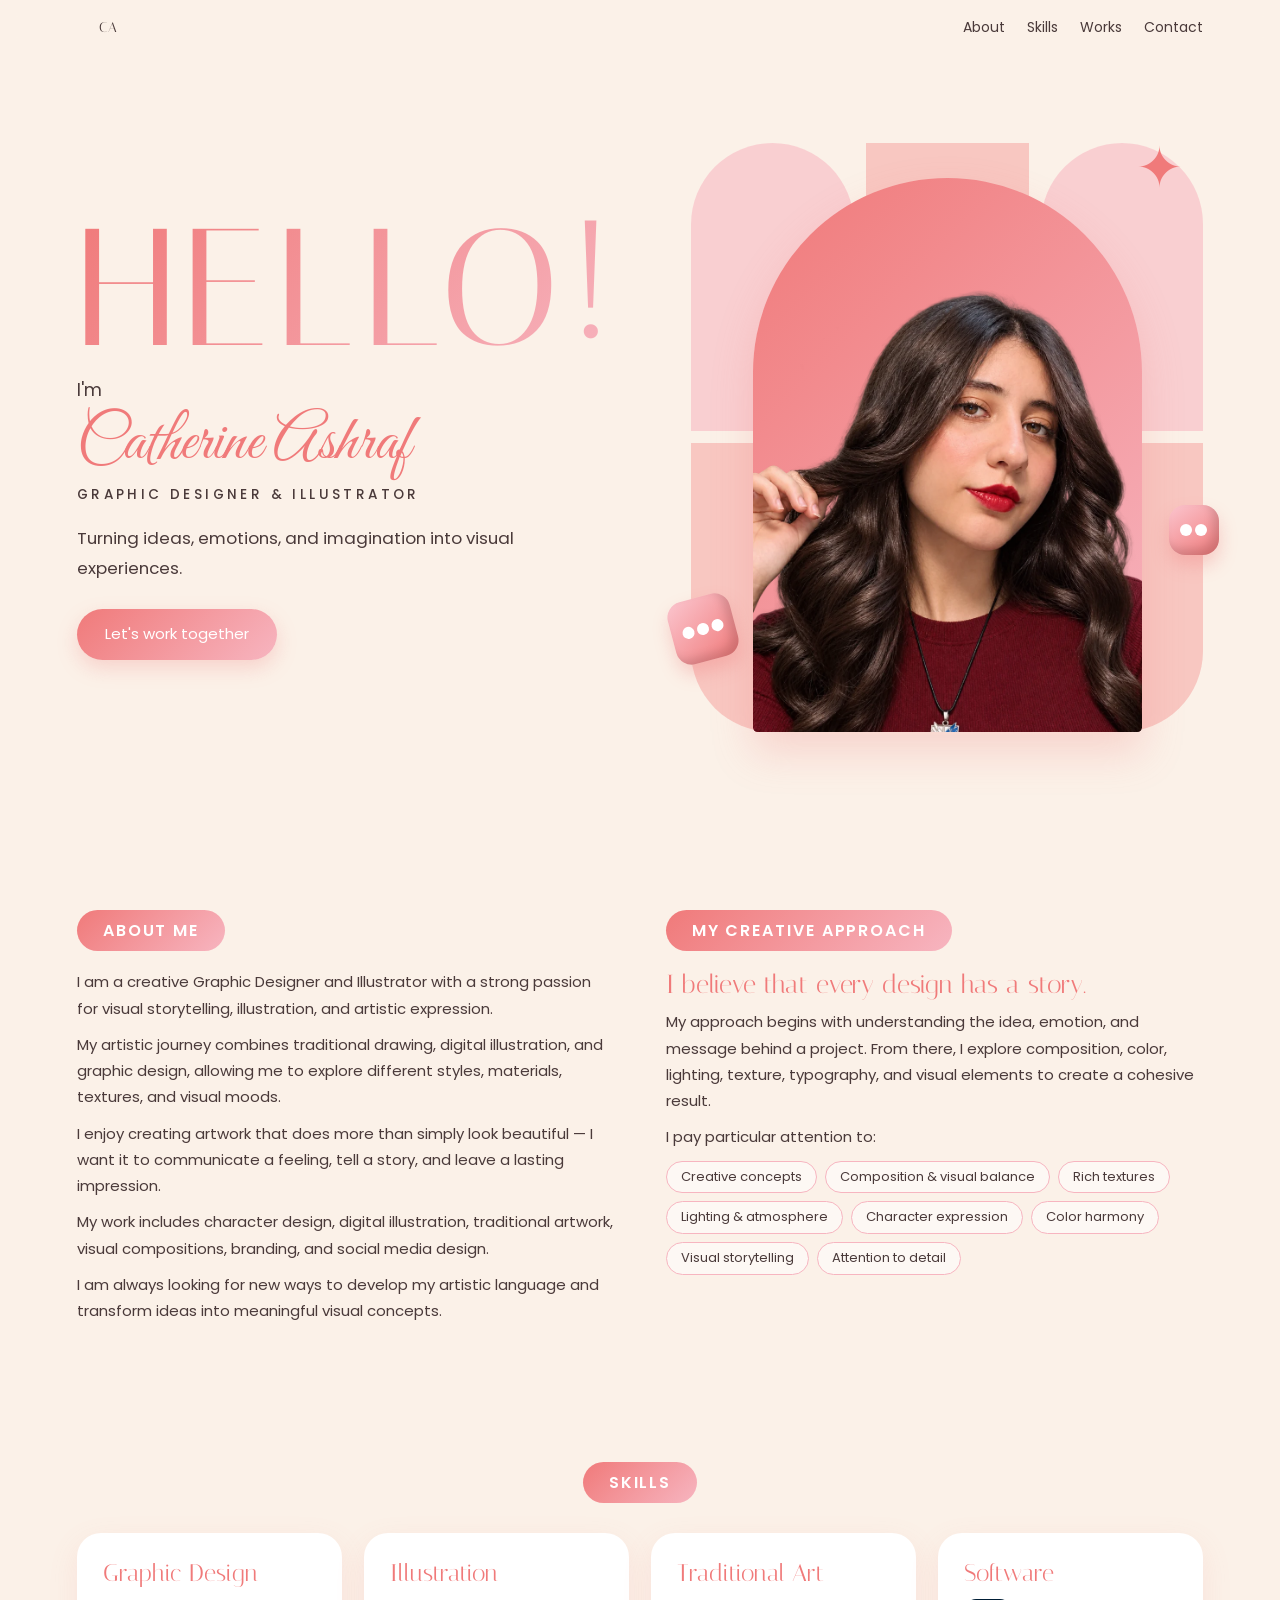
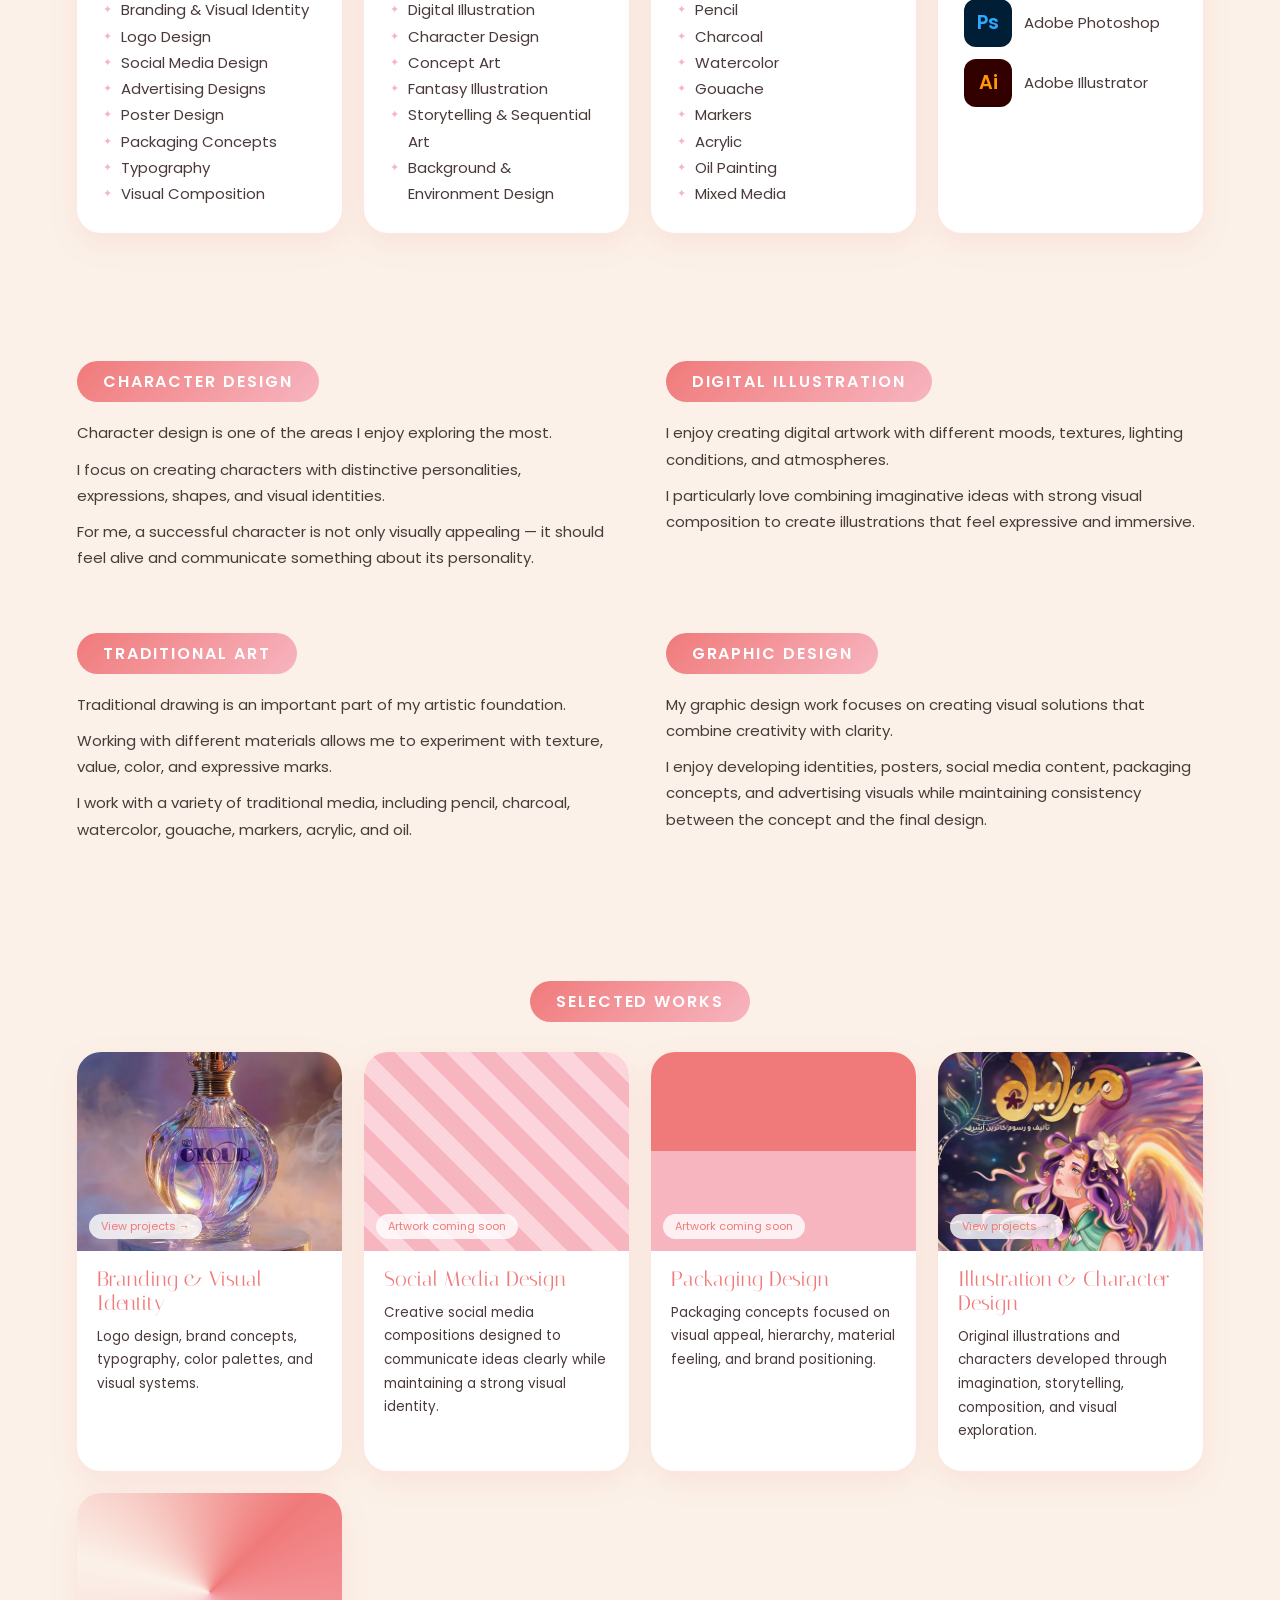
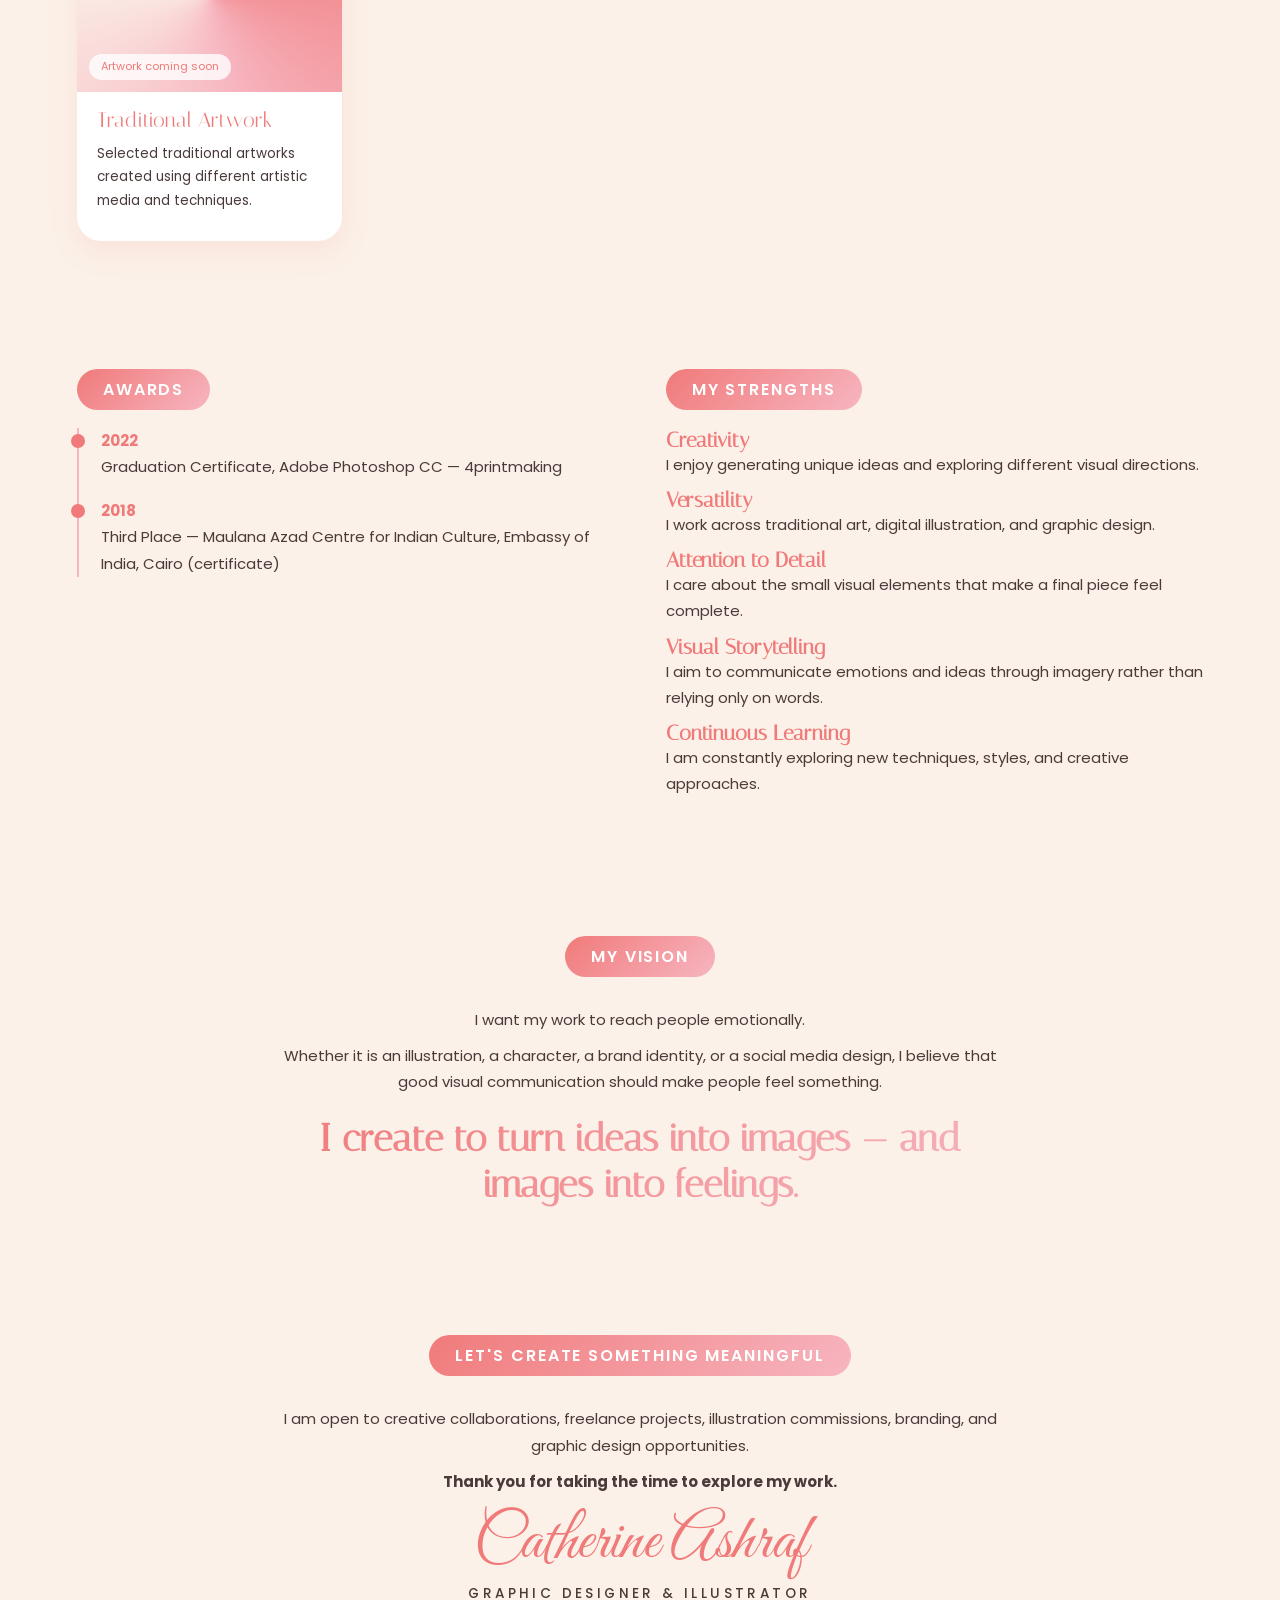
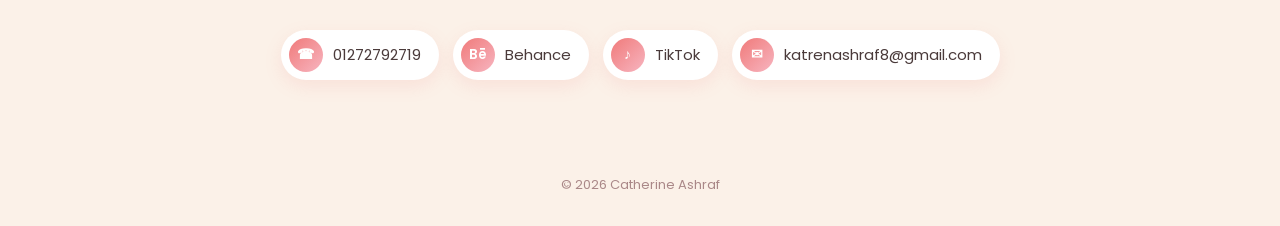
<file: index.html>
<!DOCTYPE html><html lang="en"><head><meta charset="UTF-8">
<meta name="color-scheme" content="light only"><meta name="supported-color-schemes" content="light"><meta name="theme-color" content="#FBF1E8"><meta name="viewport" content="width=device-width,initial-scale=1">
<title>Catherine Ashraf — Graphic Designer & Illustrator</title>
<link rel="preconnect" href="https://fonts.googleapis.com"><link href="https://fonts.googleapis.com/css2?family=Italiana&family=Great+Vibes&family=Poppins:wght@300;400;500;600&display=swap" rel="stylesheet">
<link rel="stylesheet" href="style.css"><script>try{if(sessionStorage.getItem("introSeen"))document.documentElement.classList.add("no-intro")}catch(e){}</script><style>html.no-intro #intro{display:none}html.no-intro body{overflow:auto}</style></head><body class="intro-on">
<div id="intro"><video id="introVideo" src="assets/intro.mp4" autoplay muted playsinline preload="auto"></video>
<button id="unmute" class="ibtn">🔇 Tap to unmute</button><button id="skip" class="ibtn">Skip ›</button></div>
<header class="nav"><a href="#home" class="logo">CA</a><nav><a href="#about">About</a><a href="#skills">Skills</a><a href="#works">Works</a><a href="#contact">Contact</a></nav></header>
<section id="home" class="hero"><div class="hero-text reveal"><h1 class="hello">HELLO!</h1><p class="im">I'm</p><h2 class="script">Catherine Ashraf</h2><p class="role">Graphic Designer &amp; Illustrator</p><p class="tag">Turning ideas, emotions, and imagination into visual experiences.</p><a href="#contact" class="pill-btn">Let's work together</a></div>
<div class="hero-art reveal"><div class="arches"><span></span><span></span><span></span><span></span><span></span><span></span></div><span class="star">✦</span><div class="photo"><img src="assets/photo.webp" alt="Catherine Ashraf"></div><div class="dice d1"><i></i><i></i><i></i></div><div class="dice d2"><i></i><i></i></div></div></section>
<section id="about" class="sec two"><div class="reveal"><h3 class="pill">ABOUT ME</h3><p>I am a creative Graphic Designer and Illustrator with a strong passion for visual storytelling, illustration, and artistic expression.</p><p>My artistic journey combines traditional drawing, digital illustration, and graphic design, allowing me to explore different styles, materials, textures, and visual moods.</p><p>I enjoy creating artwork that does more than simply look beautiful — I want it to communicate a feeling, tell a story, and leave a lasting impression.</p><p>My work includes character design, digital illustration, traditional artwork, visual compositions, branding, and social media design.</p><p>I am always looking for new ways to develop my artistic language and transform ideas into meaningful visual concepts.</p></div>
<div class="reveal"><h3 class="pill">MY CREATIVE APPROACH</h3><p class="lead">I believe that every design has a story.</p><p>My approach begins with understanding the idea, emotion, and message behind a project. From there, I explore composition, color, lighting, texture, typography, and visual elements to create a cohesive result.</p><p>I pay particular attention to:</p><ul class="chips"><li>Creative concepts</li><li>Composition &amp; visual balance</li><li>Rich textures</li><li>Lighting &amp; atmosphere</li><li>Character expression</li><li>Color harmony</li><li>Visual storytelling</li><li>Attention to detail</li></ul></div></section>
<section id="skills" class="sec"><h3 class="pill center reveal">SKILLS</h3><div class="grid4">
<div class="card reveal"><h4>Graphic Design</h4><ul><li>Branding &amp; Visual Identity</li><li>Logo Design</li><li>Social Media Design</li><li>Advertising Designs</li><li>Poster Design</li><li>Packaging Concepts</li><li>Typography</li><li>Visual Composition</li></ul></div>
<div class="card reveal"><h4>Illustration</h4><ul><li>Digital Illustration</li><li>Character Design</li><li>Concept Art</li><li>Fantasy Illustration</li><li>Storytelling &amp; Sequential Art</li><li>Background &amp; Environment Design</li></ul></div>
<div class="card reveal"><h4>Traditional Art</h4><ul><li>Pencil</li><li>Charcoal</li><li>Watercolor</li><li>Gouache</li><li>Markers</li><li>Acrylic</li><li>Oil Painting</li><li>Mixed Media</li></ul></div>
<div class="card reveal"><h4>Software</h4><div class="sw"><span class="badge ps">Ps</span><span>Adobe Photoshop</span></div><div class="sw"><span class="badge ai">Ai</span><span>Adobe Illustrator</span></div></div></div></section>
<section class="sec grid2">
<div class="reveal"><h3 class="pill">CHARACTER DESIGN</h3><p>Character design is one of the areas I enjoy exploring the most.</p><p>I focus on creating characters with distinctive personalities, expressions, shapes, and visual identities.</p><p>For me, a successful character is not only visually appealing — it should feel alive and communicate something about its personality.</p></div>
<div class="reveal"><h3 class="pill">DIGITAL ILLUSTRATION</h3><p>I enjoy creating digital artwork with different moods, textures, lighting conditions, and atmospheres.</p><p>I particularly love combining imaginative ideas with strong visual composition to create illustrations that feel expressive and immersive.</p></div>
<div class="reveal"><h3 class="pill">TRADITIONAL ART</h3><p>Traditional drawing is an important part of my artistic foundation.</p><p>Working with different materials allows me to experiment with texture, value, color, and expressive marks.</p><p>I work with a variety of traditional media, including pencil, charcoal, watercolor, gouache, markers, acrylic, and oil.</p></div>
<div class="reveal"><h3 class="pill">GRAPHIC DESIGN</h3><p>My graphic design work focuses on creating visual solutions that combine creativity with clarity.</p><p>I enjoy developing identities, posters, social media content, packaging concepts, and advertising visuals while maintaining consistency between the concept and the final design.</p></div></section>
<section id="works" class="sec"><h3 class="pill center reveal">SELECTED WORKS</h3><!-- Artwork tiles are placeholders: replace .art divs with real images --><div class="works">
<a class="work reveal" href="branding.html" style="text-decoration:none;color:inherit;display:block"><div class="art" style="background:url(assets/branding/otour/main.webp) center/cover"><span>View projects →</span></div><h4>Branding &amp; Visual Identity</h4><p>Logo design, brand concepts, typography, color palettes, and visual systems.</p></a>
<article class="work reveal"><div class="art a2"><span>Artwork coming soon</span></div><h4>Social Media Design</h4><p>Creative social media compositions designed to communicate ideas clearly while maintaining a strong visual identity.</p></article>
<article class="work reveal"><div class="art a3"><span>Artwork coming soon</span></div><h4>Packaging Design</h4><p>Packaging concepts focused on visual appeal, hierarchy, material feeling, and brand positioning.</p></article>
<a class="work reveal" href="illustration.html" style="text-decoration:none;color:inherit;display:block"><div class="art" style="background:url(assets/illustration/mirabel/cover.webp) center 20%/cover"><span>View projects →</span></div><h4>Illustration &amp; Character Design</h4><p>Original illustrations and characters developed through imagination, storytelling, composition, and visual exploration.</p></a>
<article class="work reveal"><div class="art a5"><span>Artwork coming soon</span></div><h4>Traditional Artwork</h4><p>Selected traditional artworks created using different artistic media and techniques.</p></article></div></section>
<section class="sec grid2">
<div class="reveal"><h3 class="pill">AWARDS</h3><ul class="timeline"><li><b>2022</b><span>Graduation Certificate, Adobe Photoshop CC — 4printmaking</span></li><li><b>2018</b><span>Third Place — Maulana Azad Centre for Indian Culture, Embassy of India, Cairo (certificate)</span></li></ul></div>
<div class="reveal"><h3 class="pill">MY STRENGTHS</h3><dl class="str"><dt>Creativity</dt><dd>I enjoy generating unique ideas and exploring different visual directions.</dd><dt>Versatility</dt><dd>I work across traditional art, digital illustration, and graphic design.</dd><dt>Attention to Detail</dt><dd>I care about the small visual elements that make a final piece feel complete.</dd><dt>Visual Storytelling</dt><dd>I aim to communicate emotions and ideas through imagery rather than relying only on words.</dd><dt>Continuous Learning</dt><dd>I am constantly exploring new techniques, styles, and creative approaches.</dd></dl></div></section>
<section class="sec vision reveal"><h3 class="pill center">MY VISION</h3><p>I want my work to reach people emotionally.</p><p>Whether it is an illustration, a character, a brand identity, or a social media design, I believe that good visual communication should make people feel something.</p><blockquote>I create to turn ideas into images — and images into feelings.</blockquote></section>
<section id="contact" class="sec contact reveal"><h3 class="pill center">LET'S CREATE SOMETHING MEANINGFUL</h3><p>I am open to creative collaborations, freelance projects, illustration commissions, branding, and graphic design opportunities.</p><p><strong>Thank you for taking the time to explore my work.</strong></p><h2 class="script">Catherine Ashraf</h2><p class="role">Graphic Designer &amp; Illustrator</p>
<div class="contacts"><a href="tel:+201272792719"><span class="ic">☎</span>01272792719</a><a href="https://www.behance.net/catherineashraf" target="_blank" rel="noopener"><span class="ic">Bē</span>Behance</a><a href="https://www.tiktok.com/@katrenasharf?_r=1&amp;_t=ZS-9AwYZiNX812" target="_blank" rel="noopener"><span class="ic">♪</span>TikTok</a><a href="mailto:katrenashraf8@gmail.com"><span class="ic">✉</span>katrenashraf8@gmail.com</a></div></section>
<footer>© 2026 Catherine Ashraf</footer><script src="script.js"></script></body></html>
</file>
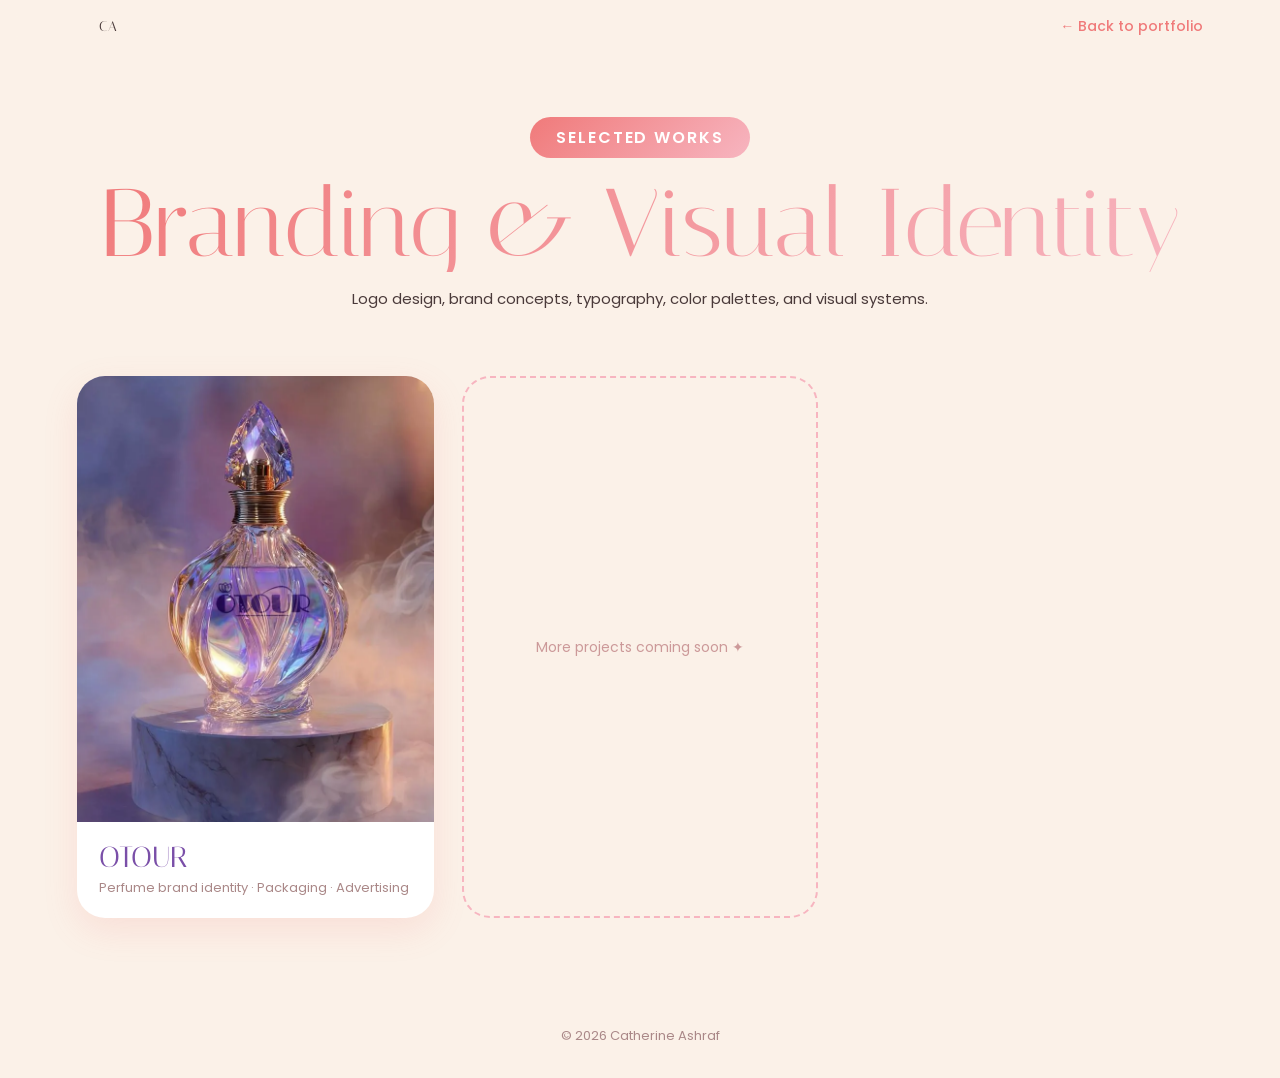
<file: branding.html>
<!DOCTYPE html><html lang="en"><head><meta charset="UTF-8">
<meta name="color-scheme" content="light only"><meta name="supported-color-schemes" content="light"><meta name="theme-color" content="#FBF1E8"><meta name="viewport" content="width=device-width,initial-scale=1">
<title>Branding &amp; Visual Identity — Catherine Ashraf</title>
<link href="https://fonts.googleapis.com/css2?family=Italiana&family=Great+Vibes&family=Poppins:wght@300;400;500;600&display=swap" rel="stylesheet">
<link rel="stylesheet" href="style.css"><link rel="stylesheet" href="branding.css"></head><body>
<header class="nav"><a href="index.html" class="logo">CA</a><nav class="sub-nav"><a href="index.html#works" class="back">← Back to portfolio</a></nav></header>
<section class="page-head reveal"><span class="pill">SELECTED WORKS</span><h1>Branding &amp; Visual Identity</h1><p>Logo design, brand concepts, typography, color palettes, and visual systems.</p></section>
<!-- Add new projects by copying an <a class="project"> block -->
<section class="projects">
<a class="project reveal" href="otour.html"><div class="cover"><img src="assets/branding/otour/main.webp" alt="OTOUR perfume bottle" loading="lazy"></div><div class="meta"><h3>OTOUR</h3><span>Perfume brand identity · Packaging · Advertising</span></div></a>
<div class="soon reveal">More projects coming soon ✦</div>
</section>
<footer>© 2026 Catherine Ashraf</footer>
<script>const io=new IntersectionObserver(es=>es.forEach(e=>{if(e.isIntersecting){e.target.classList.add('in');io.unobserve(e.target)}}),{threshold:.1});document.querySelectorAll('.reveal').forEach(el=>io.observe(el));</script>
</body></html>
</file>
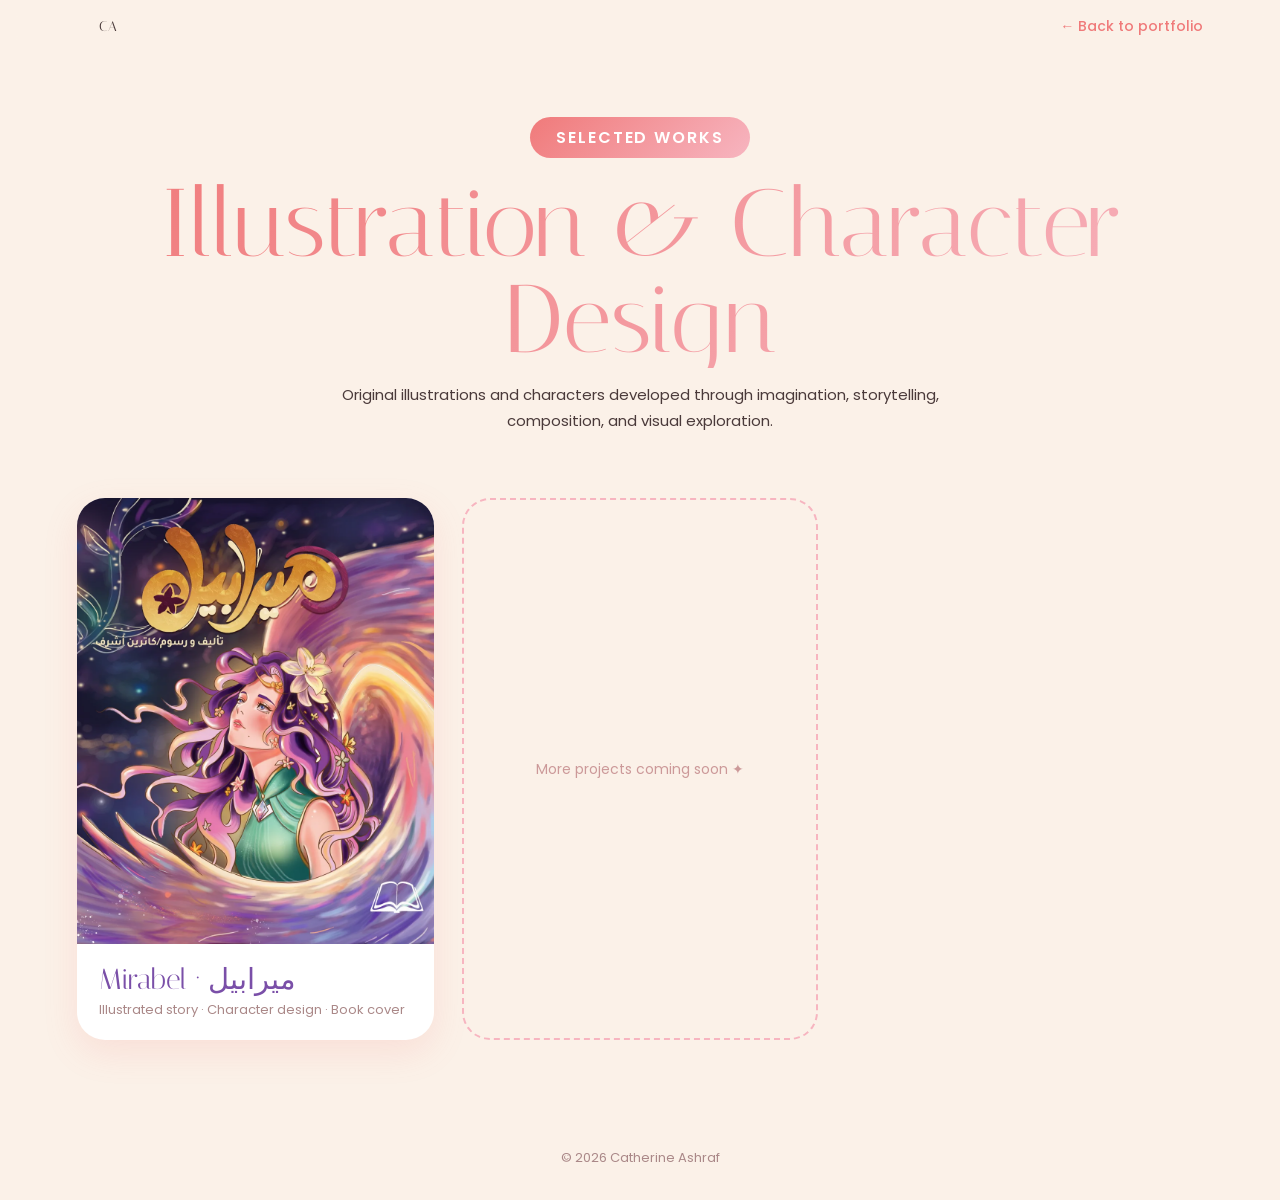
<file: illustration.html>
<!DOCTYPE html><html lang="en"><head><meta charset="UTF-8">
<meta name="color-scheme" content="light only"><meta name="supported-color-schemes" content="light"><meta name="theme-color" content="#FBF1E8"><meta name="viewport" content="width=device-width,initial-scale=1">
<title>Illustration &amp; Character Design — Catherine Ashraf</title>
<link href="https://fonts.googleapis.com/css2?family=Italiana&family=Great+Vibes&family=Poppins:wght@300;400;500;600&display=swap" rel="stylesheet">
<link rel="stylesheet" href="style.css"><link rel="stylesheet" href="branding.css"></head><body>
<header class="nav"><a href="index.html" class="logo">CA</a><nav class="sub-nav"><a href="index.html#works" class="back">← Back to portfolio</a></nav></header>
<section class="page-head reveal"><span class="pill">SELECTED WORKS</span><h1>Illustration &amp; Character Design</h1><p>Original illustrations and characters developed through imagination, storytelling, composition, and visual exploration.</p></section>
<!-- Add new projects by copying an <a class="project"> block -->
<section class="projects">
<a class="project reveal" href="mirabel.html"><div class="cover"><img src="assets/illustration/mirabel/cover.webp" alt="Mirabel book cover" loading="lazy"></div><div class="meta"><h3>Mirabel · ميرابيل</h3><span>Illustrated story · Character design · Book cover</span></div></a>
<div class="soon reveal">More projects coming soon ✦</div>
</section>
<footer>© 2026 Catherine Ashraf</footer>
<script>const io=new IntersectionObserver(es=>es.forEach(e=>{if(e.isIntersecting){e.target.classList.add('in');io.unobserve(e.target)}}),{threshold:.1});document.querySelectorAll('.reveal').forEach(el=>io.observe(el));</script>
</body></html>
</file>
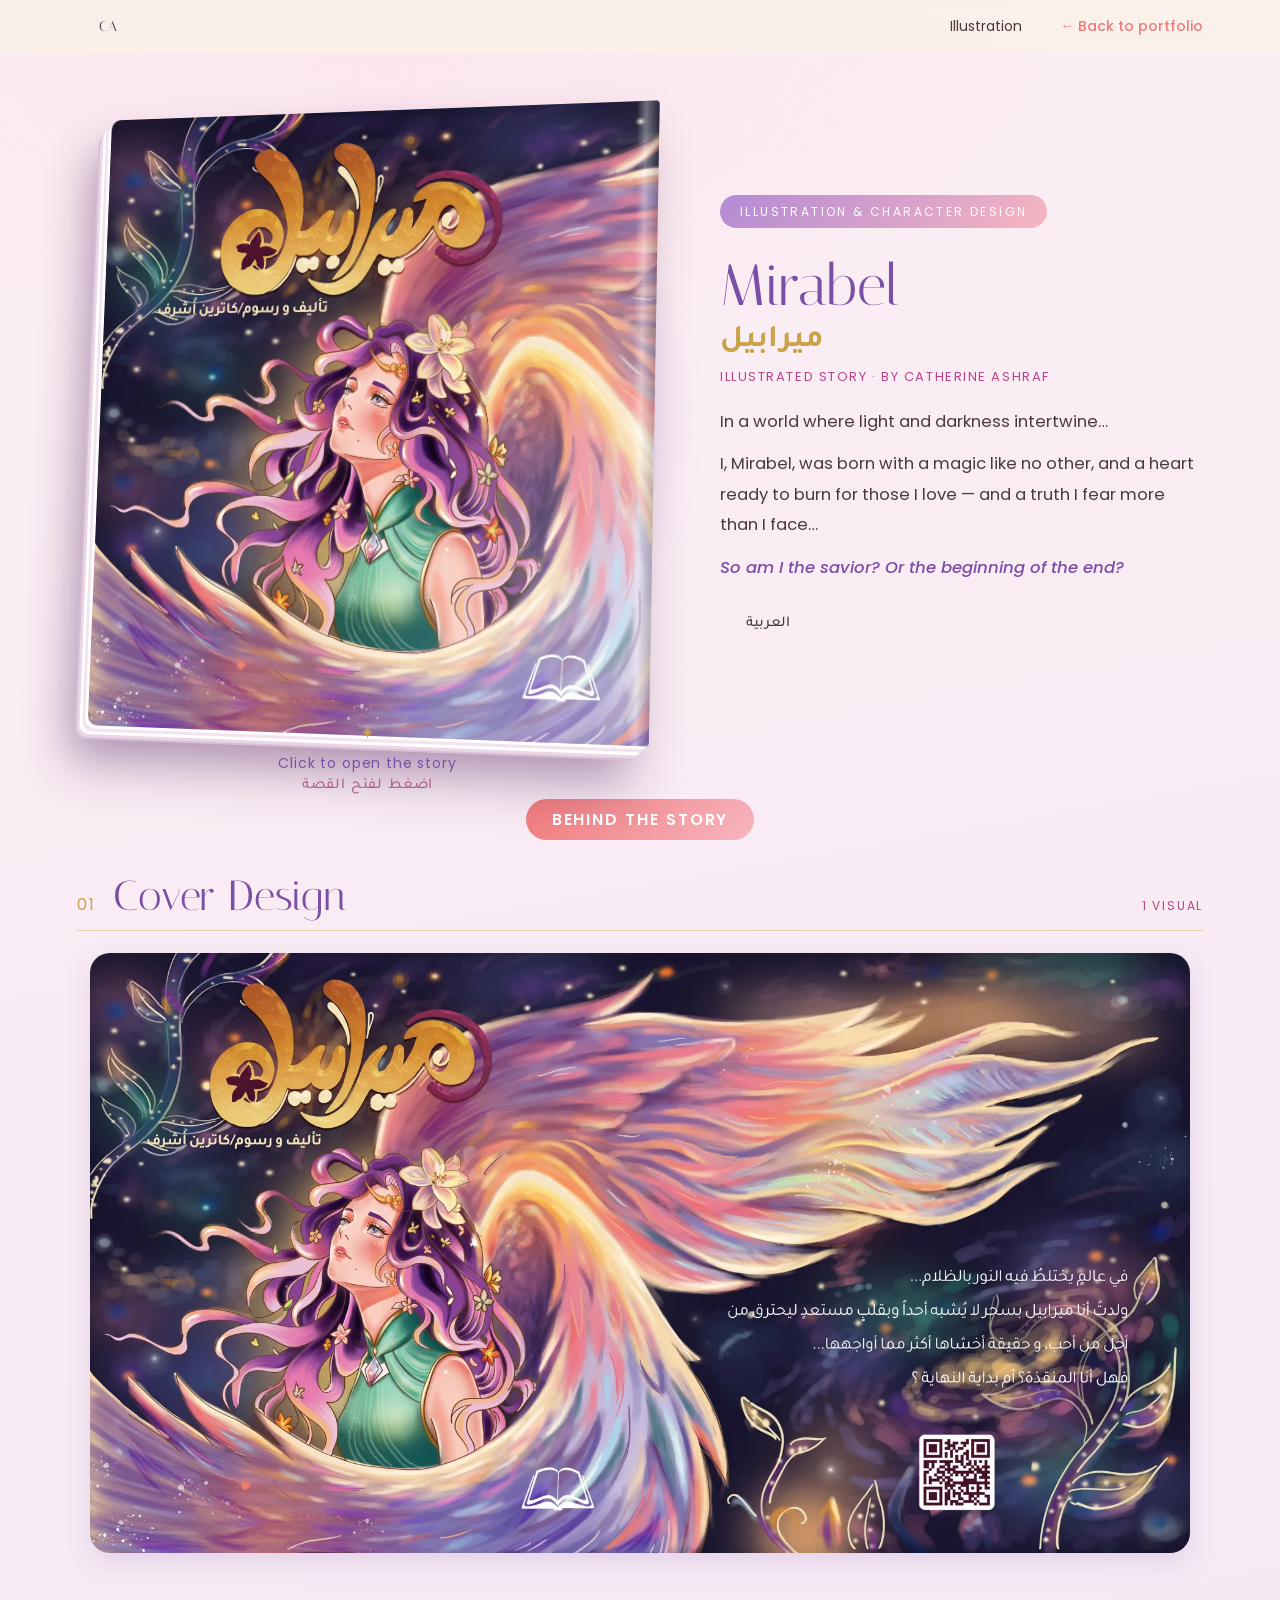
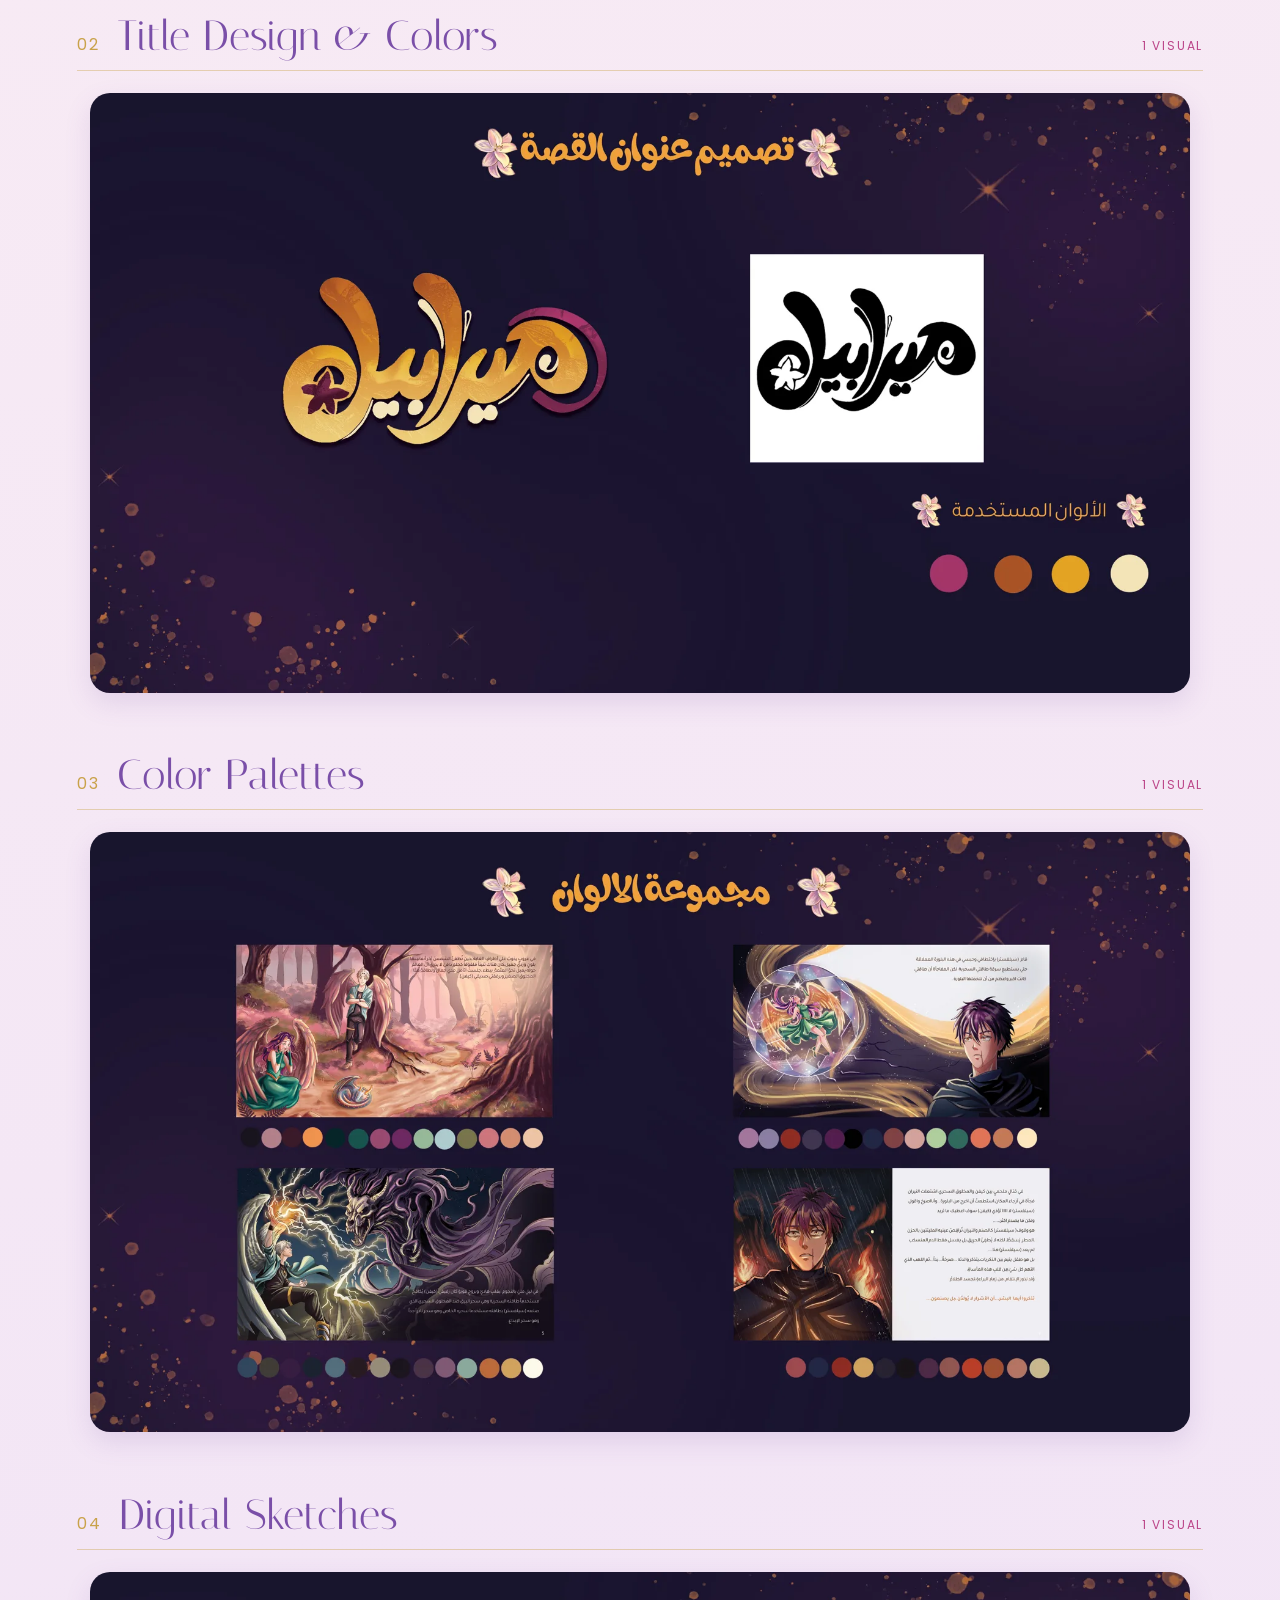
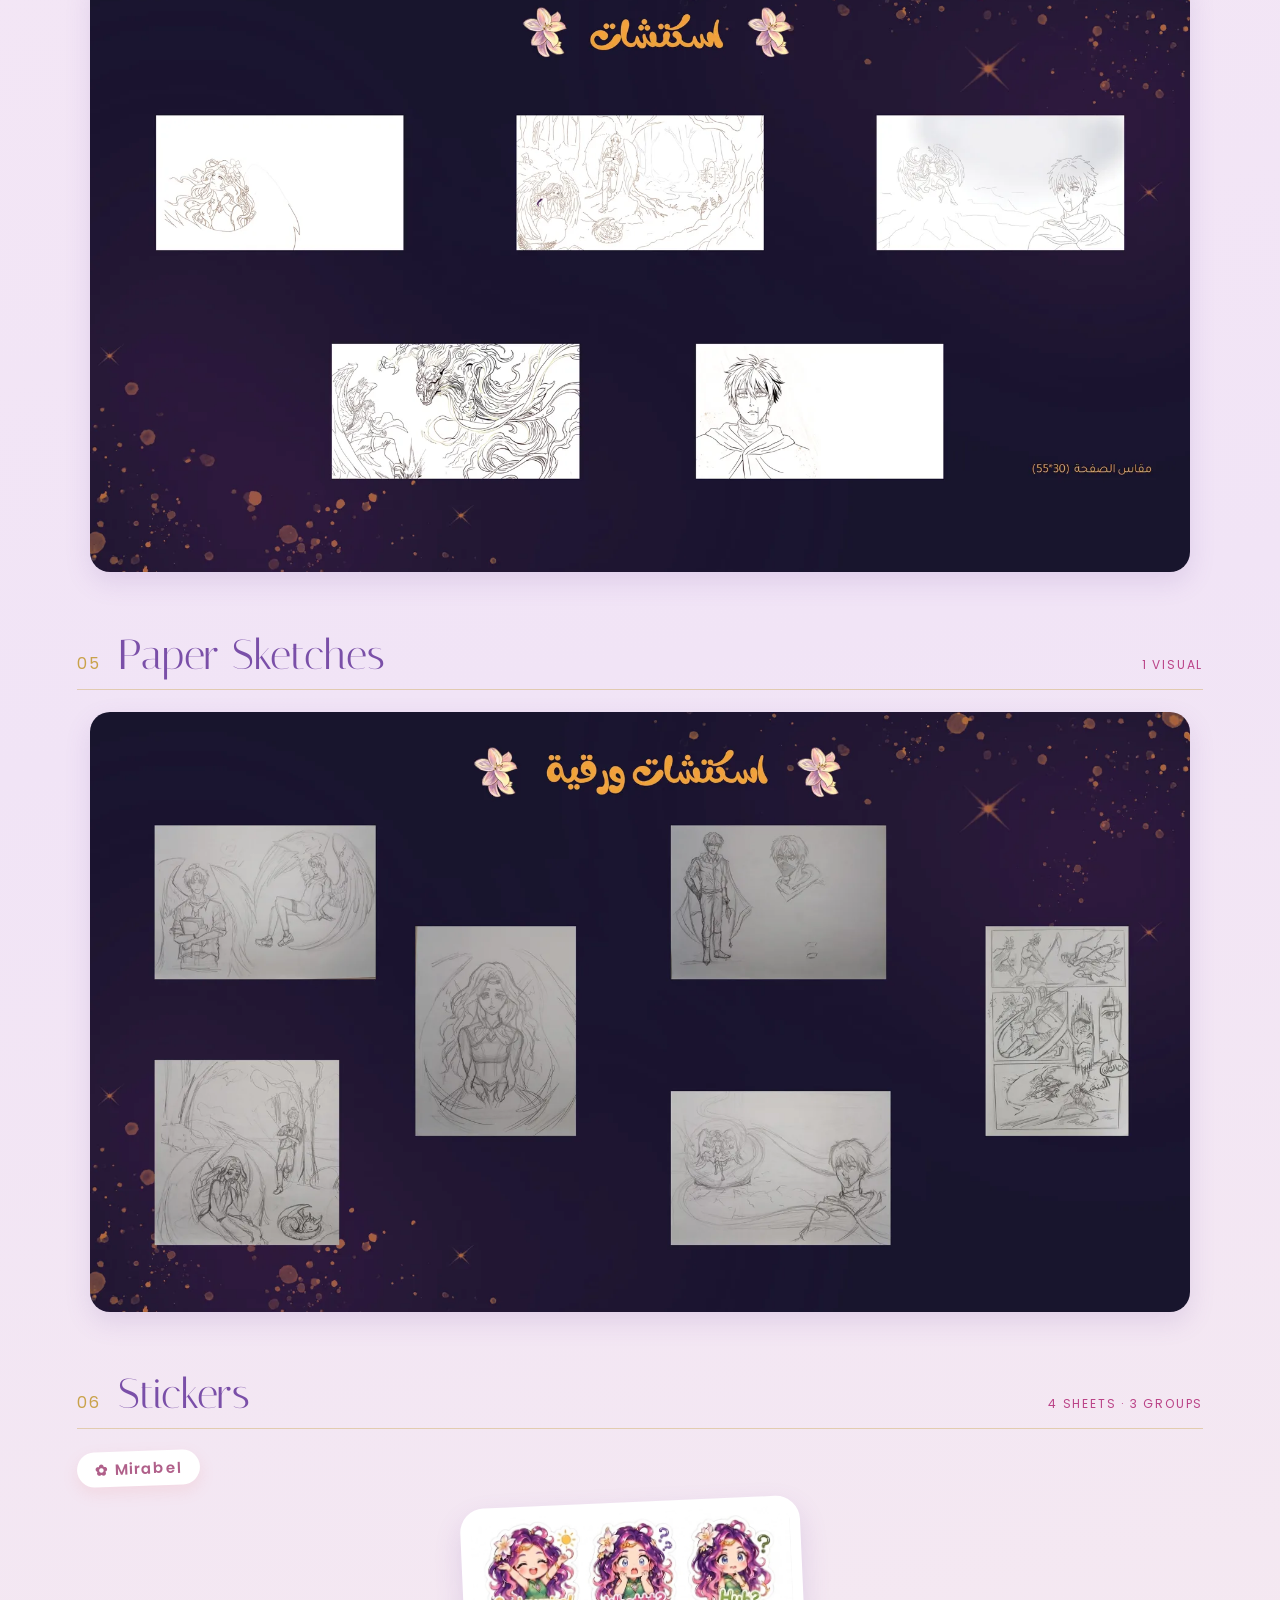
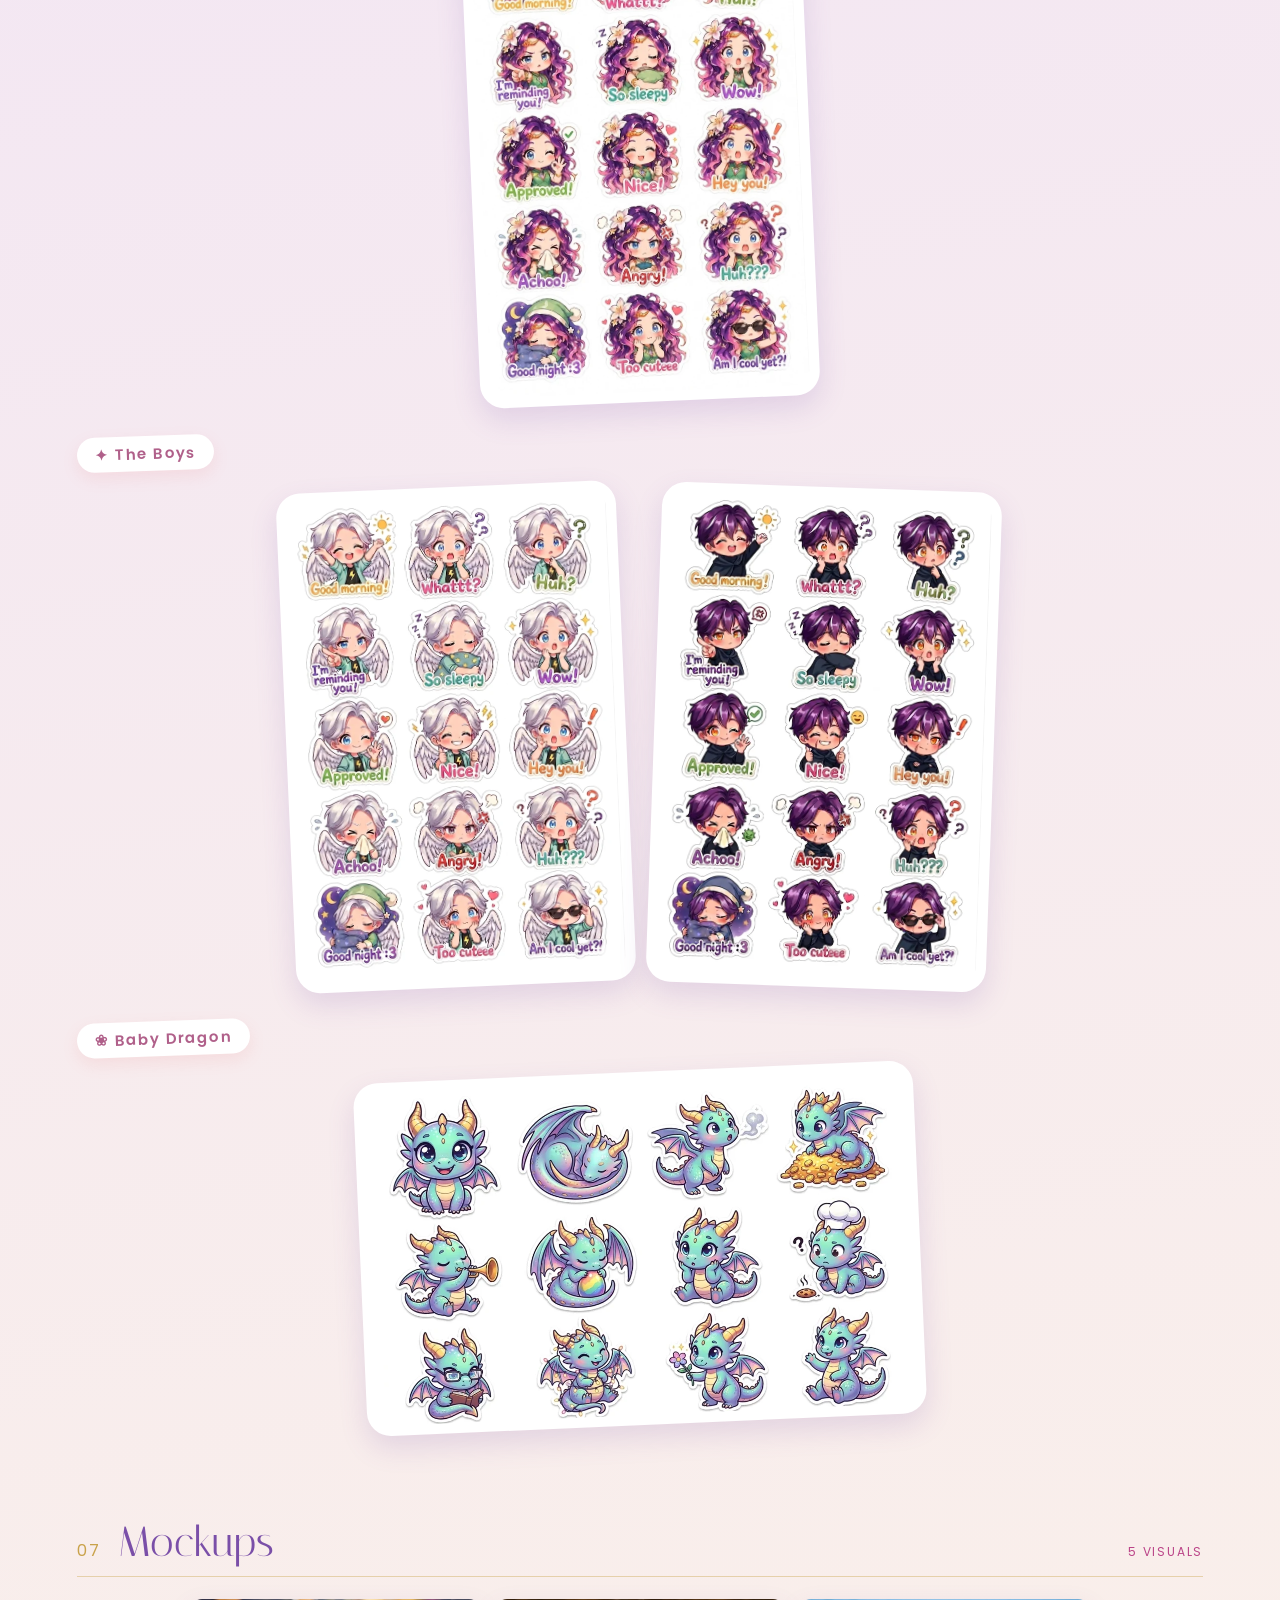
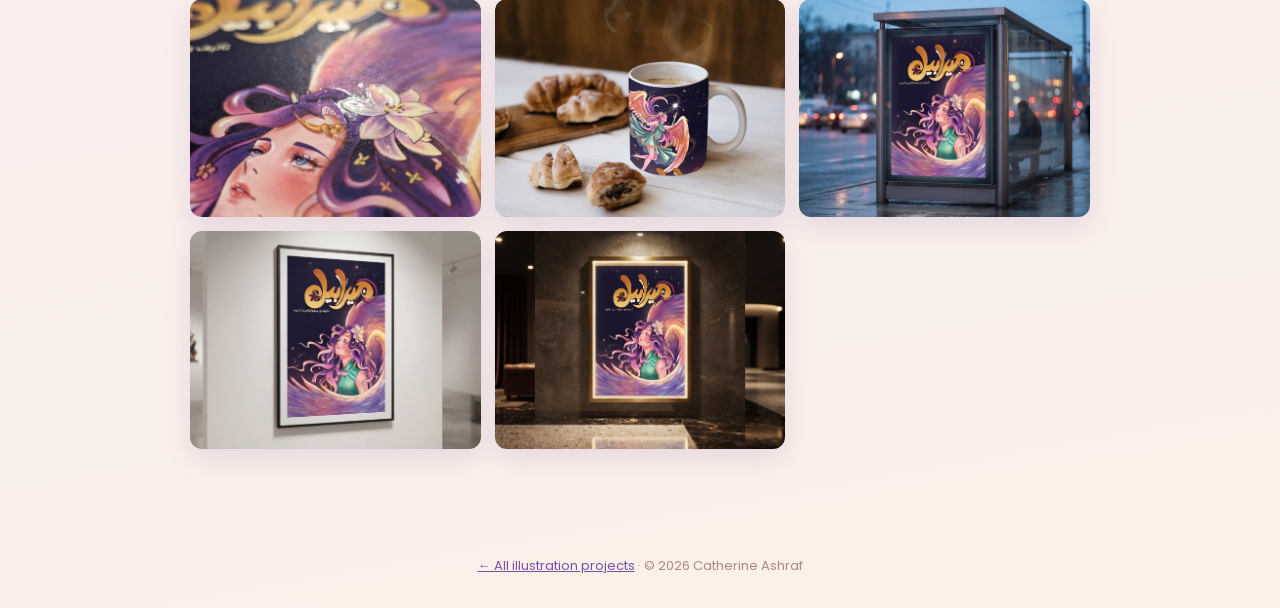
<file: mirabel.html>
<!DOCTYPE html><html lang="en"><head><meta charset="UTF-8">
<meta name="color-scheme" content="light only"><meta name="supported-color-schemes" content="light"><meta name="theme-color" content="#FBF1E8"><meta name="viewport" content="width=device-width,initial-scale=1">
<title>Mirabel · ميرابيل — Catherine Ashraf</title>
<link href="https://fonts.googleapis.com/css2?family=Italiana&family=Poppins:wght@300;400;500;600&family=Tajawal:wght@400;500;700&display=swap" rel="stylesheet">
<link rel="stylesheet" href="style.css"><link rel="stylesheet" href="branding.css"><link rel="stylesheet" href="mirabel.css">
<link rel="preload" as="image" href="assets/illustration/mirabel/cover.webp"></head><body class="mira">
<header class="nav"><a href="index.html" class="logo">CA</a><nav class="sub-nav"><a href="illustration.html">Illustration</a><a href="index.html#works" class="back">← Back to portfolio</a></nav></header>
<section class="m-hero" id="hero">
 <div class="bookcol">
  <button class="landX" id="landX" aria-label="Close book">✕</button>
  <div class="stage" id="stage">
   <div class="book" id="book" role="button" tabindex="0" aria-label="Open the Mirabel story book">
    <div class="glow"></div>
    <div class="pg L"><img id="imgL" alt=""></div><div class="pg R"><img id="imgR" alt=""></div>
    <div class="cover" id="cover"><div class="face front"><img src="assets/illustration/mirabel/cover.webp" alt="Mirabel — book cover"></div><div class="face back"><img id="coverBack" alt=""></div></div>
   </div>
   <div class="hint">Click to open the story<b>اضغط لفتح القصة</b></div>
  </div>
  <div class="ctrls"><button id="next">← Next page</button><span class="count" id="count"></span><button id="prev">Previous page →</button><button id="close">Close book</button></div>
 </div>
 <div class="m-desc reveal">
  <span class="ot-label">ILLUSTRATION &amp; CHARACTER DESIGN</span>
  <h1>Mirabel<small>ميرابيل</small></h1>
  <div class="by">Illustrated story · by Catherine Ashraf</div>
  <div class="ot-lang" id="en" lang="en">
   <p>In a world where light and darkness intertwine…</p>
   <p>I, Mirabel, was born with a magic like no other, and a heart ready to burn for those I love — and a truth I fear more than I face…</p>
   <p class="q">So am I the savior? Or the beginning of the end?</p>
  </div>
  <div class="ot-lang hidden fade" id="ar" lang="ar">
   <p>في عالمٍ يختلطُ فيه النور بالظلام...</p>
   <p>ولدتُ أنا ميرابيل بسحرٍ لا يُشبه أحداً وبقلبٍ مستعدٍ ليحترق من أجل من أحب، و حقيقة أخشاها أكثر مما أواجهها...</p>
   <p class="q">فهل أنا المنقذة؟ أم بداية النهاية ؟</p>
  </div>
  <button class="toggle" id="tg" lang="ar">العربية</button>
 </div>
</section>
<h2 class="ot-title"><span class="pill">BEHIND THE STORY</span></h2>
<div id="gal">
<section class="gsec reveal"><div class="ghead"><span class="gnum">01</span><h3>Cover Design</h3><span class="gcount">1 visual</span></div><div class="ggrid n1 wide"><button><img src="assets/illustration/mirabel/cover-spread.webp" alt="Mirabel — full cover spread (back and front)" loading="lazy"></button></div></section>
<section class="gsec reveal"><div class="ghead"><span class="gnum">02</span><h3>Title Design &amp; Colors</h3><span class="gcount">1 visual</span></div><div class="ggrid n1 wide"><button><img src="assets/illustration/mirabel/title-design.webp" alt="Mirabel — story title design and colors used" loading="lazy"></button></div></section>
<section class="gsec reveal"><div class="ghead"><span class="gnum">03</span><h3>Color Palettes</h3><span class="gcount">1 visual</span></div><div class="ggrid n1 wide"><button><img src="assets/illustration/mirabel/palettes.webp" alt="Mirabel — color palettes for each scene" loading="lazy"></button></div></section>
<section class="gsec reveal"><div class="ghead"><span class="gnum">04</span><h3>Digital Sketches</h3><span class="gcount">1 visual</span></div><div class="ggrid n1 wide"><button><img src="assets/illustration/mirabel/sketches-digital.webp" alt="Mirabel — digital sketches" loading="lazy"></button></div></section>
<section class="gsec reveal"><div class="ghead"><span class="gnum">05</span><h3>Paper Sketches</h3><span class="gcount">1 visual</span></div><div class="ggrid n1 wide"><button><img src="assets/illustration/mirabel/sketches-paper.webp" alt="Mirabel — paper sketches" loading="lazy"></button></div></section>
<section class="gsec reveal stickers"><div class="ghead"><span class="gnum">06</span><h3>Stickers</h3><span class="gcount">4 sheets · 3 groups</span></div>
<div class="sgrp"><h4>✿ Mirabel</h4><div class="sgrid"><button class="stk"><img src="assets/illustration/mirabel/stickers-mirabel.webp" alt="Mirabel sticker sheet" loading="lazy"></button></div></div>
<div class="sgrp"><h4>✦ The Boys</h4><div class="sgrid"><button class="stk"><img src="assets/illustration/mirabel/stickers-silver.webp" alt="Silver-haired character sticker sheet" loading="lazy"></button><button class="stk"><img src="assets/illustration/mirabel/stickers-dark.webp" alt="Dark-haired character sticker sheet" loading="lazy"></button></div></div>
<div class="sgrp"><h4>❀ Baby Dragon</h4><div class="sgrid"><button class="stk wide1"><img src="assets/illustration/mirabel/stickers-dragon.webp" alt="Baby dragon sticker sheet" loading="lazy"></button></div></div>
</section>
<section class="gsec reveal"><div class="ghead"><span class="gnum">07</span><h3>Mockups</h3><span class="gcount">5 visuals</span></div><div class="ggrid mk sm"><button><img src="assets/illustration/mirabel/mockup-1.webp" alt="Mirabel — book mockup 1" loading="lazy"></button><button><img src="assets/illustration/mirabel/mockup-2.webp" alt="Mirabel — book mockup 2" loading="lazy"></button><button><img src="assets/illustration/mirabel/mockup-3.webp" alt="Mirabel — book mockup 3" loading="lazy"></button><button><img src="assets/illustration/mirabel/mockup-4.webp" alt="Mirabel — book mockup 4" loading="lazy"></button><button><img src="assets/illustration/mirabel/mockup-5.webp" alt="Mirabel — book mockup 5" loading="lazy"></button></div></section>
</div>
<div class="lb" id="lb"><img id="lbi" alt=""><button class="x" aria-label="Close">×</button><button class="pv" aria-label="Previous">‹</button><button class="nx" aria-label="Next">›</button></div>
<footer><a href="illustration.html" style="color:#7a4fa8">← All illustration projects</a> · © 2026 Catherine Ashraf</footer>
<script src="mirabel.js"></script>
</body></html>
</file>
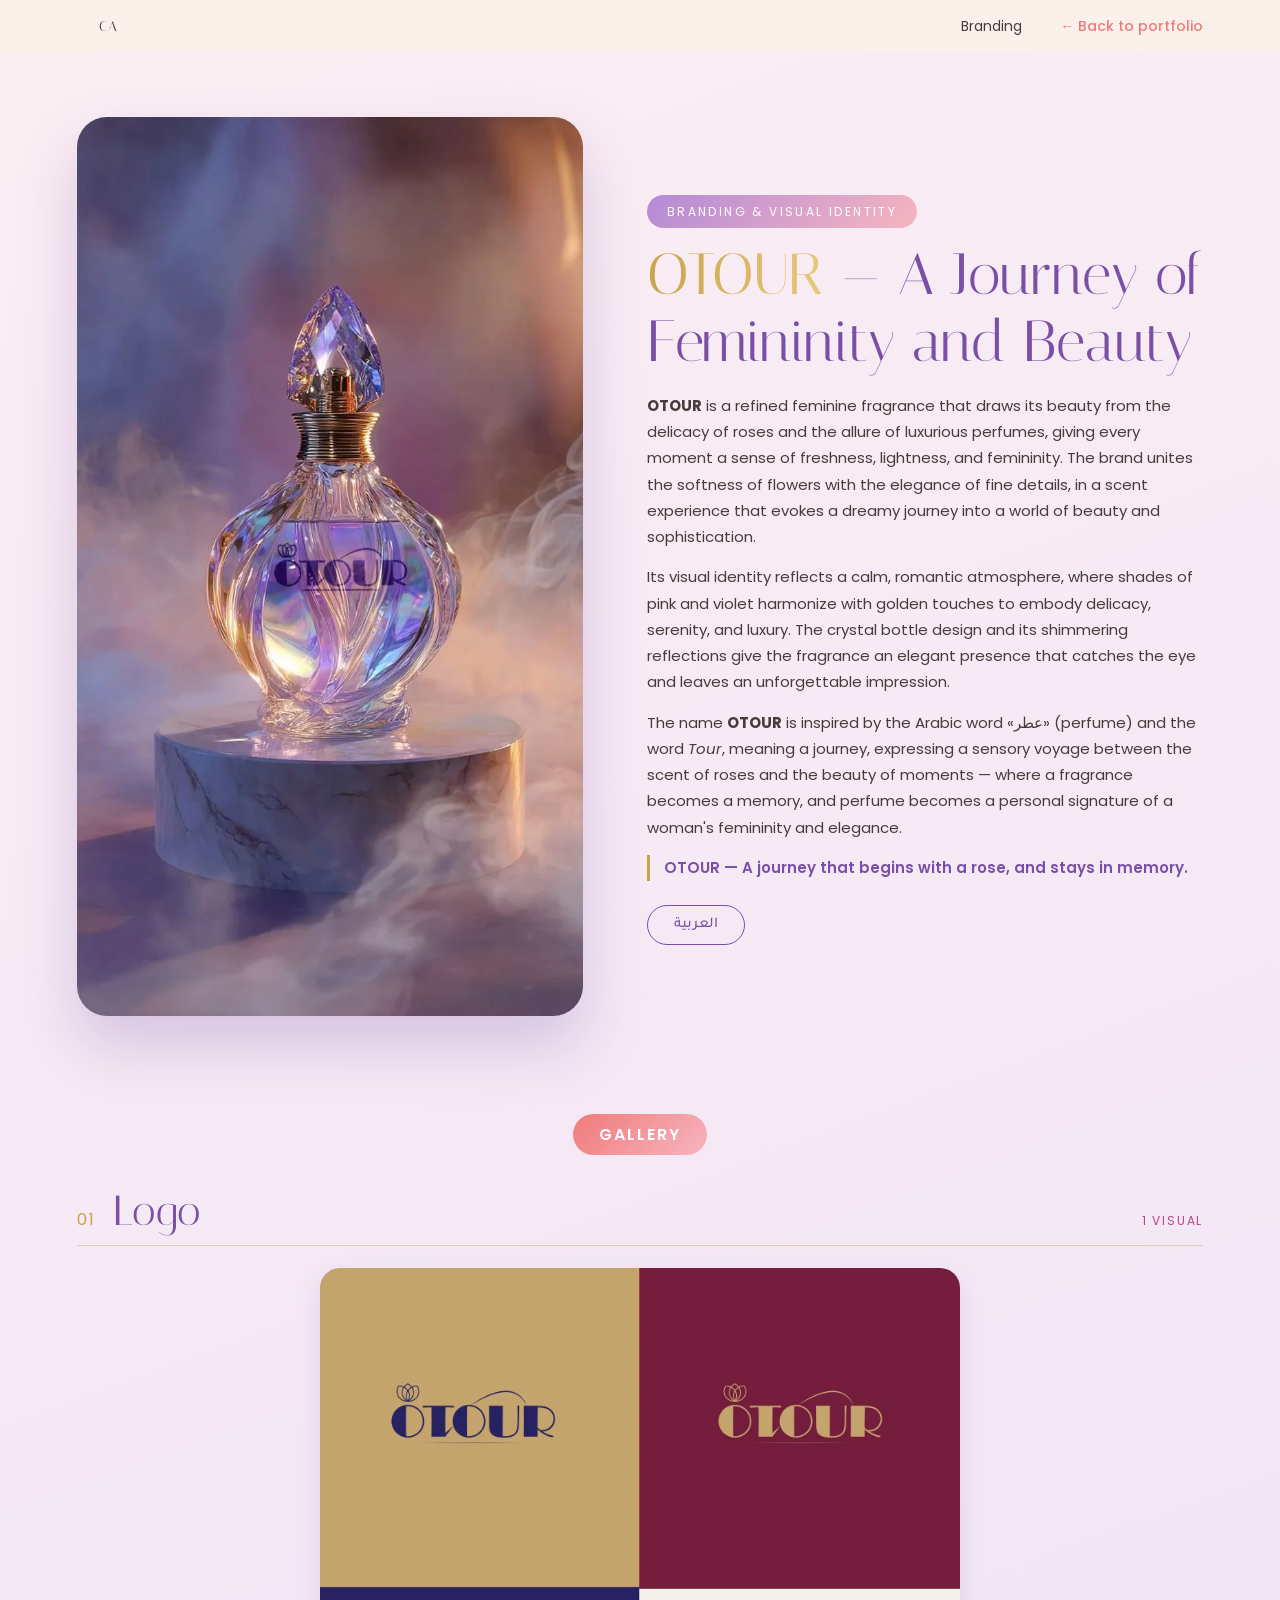
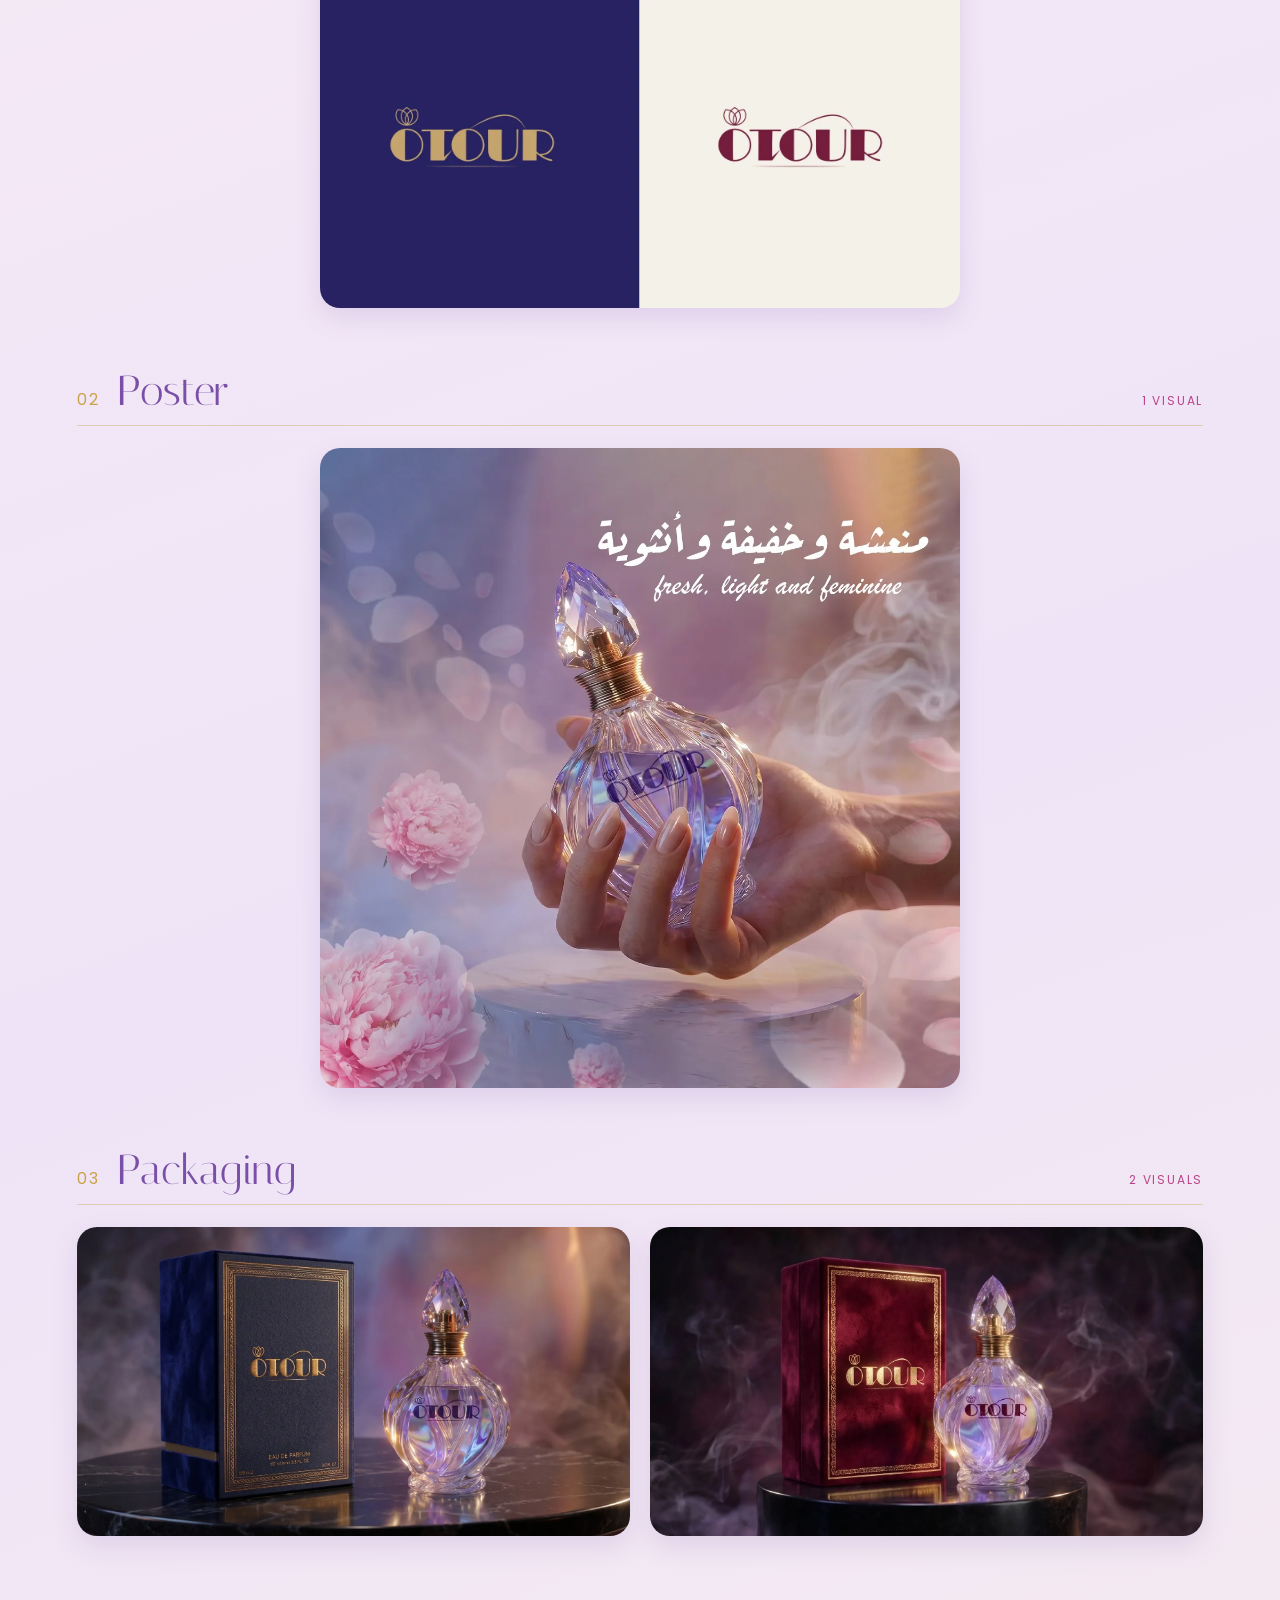
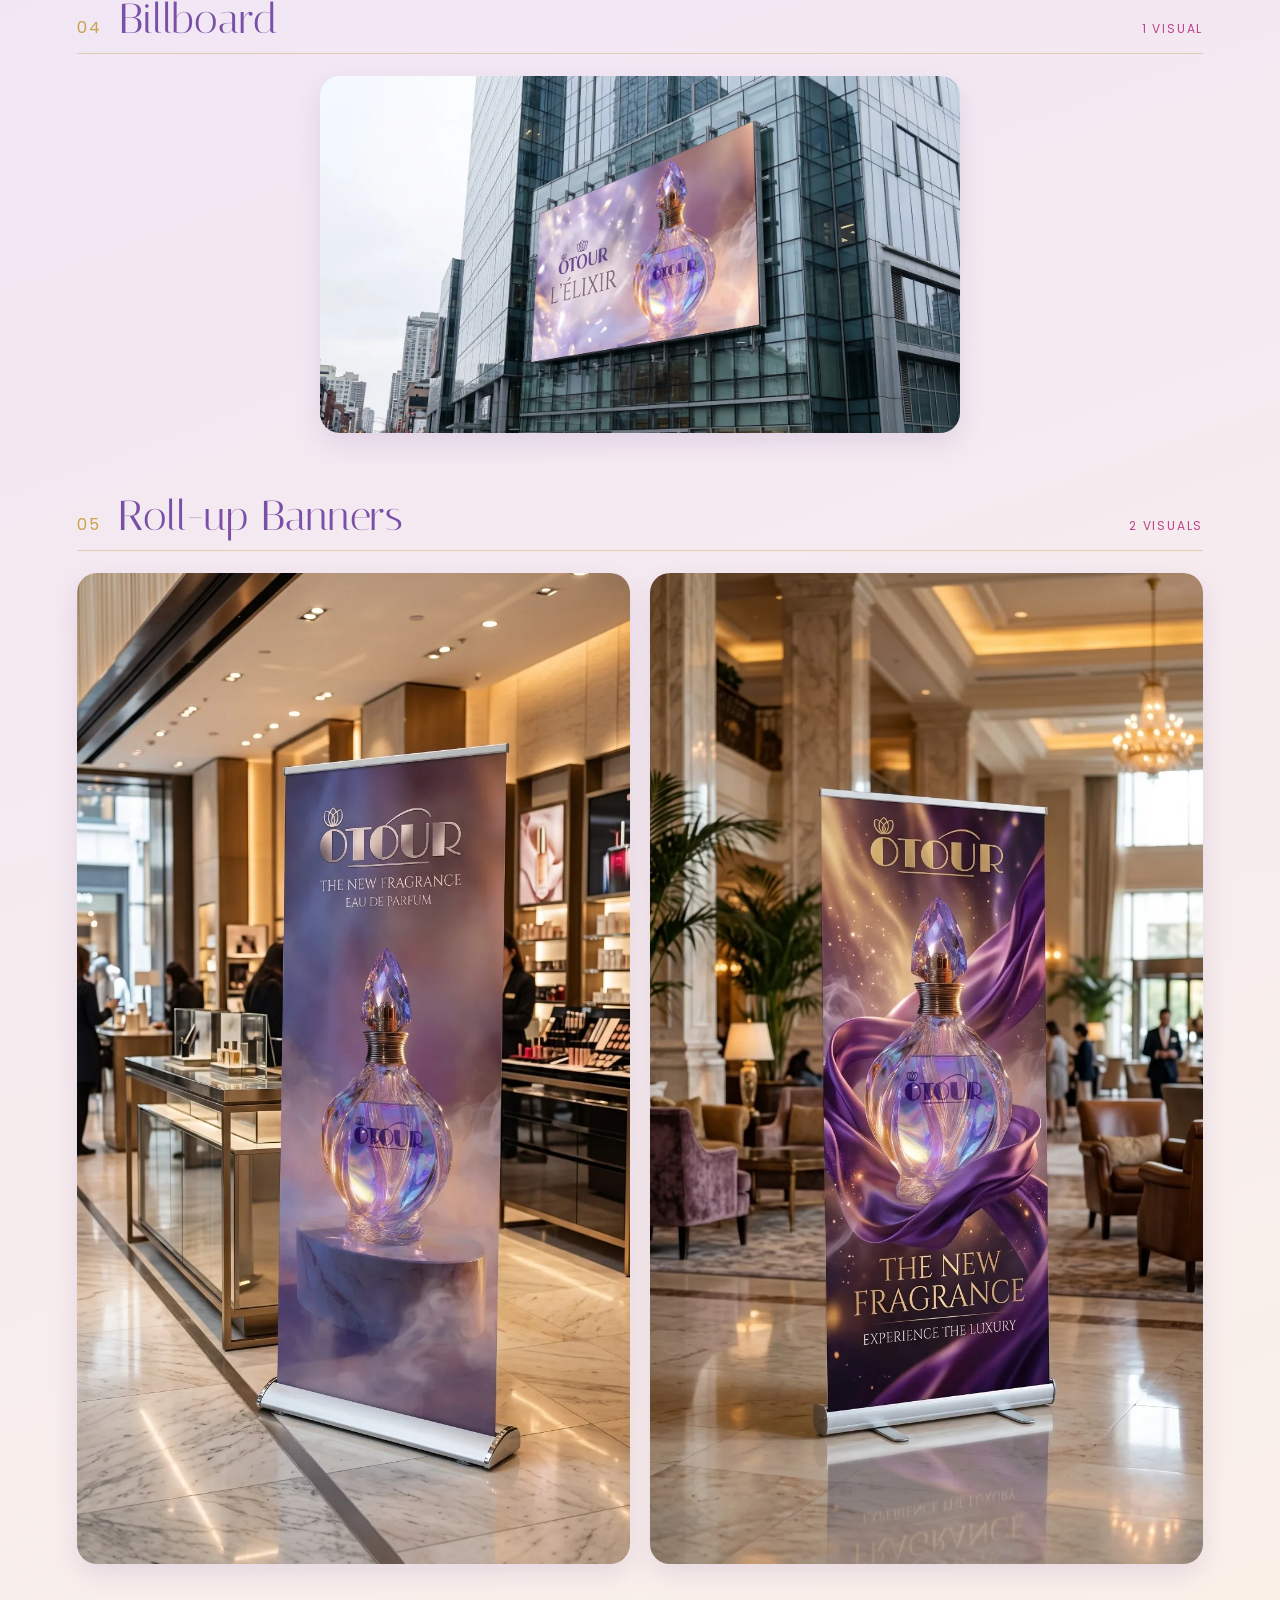
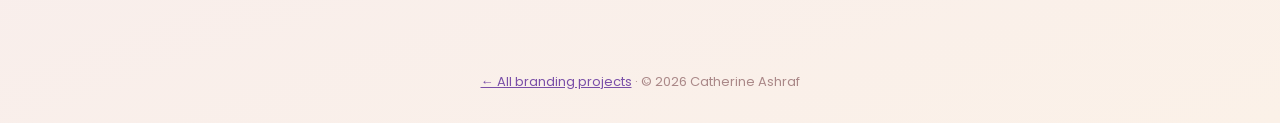
<file: otour.html>
<!DOCTYPE html><html lang="en"><head><meta charset="UTF-8">
<meta name="color-scheme" content="light only"><meta name="supported-color-schemes" content="light"><meta name="theme-color" content="#FBF1E8"><meta name="viewport" content="width=device-width,initial-scale=1">
<title>OTOUR — Catherine Ashraf</title>
<link href="https://fonts.googleapis.com/css2?family=Italiana&family=Poppins:wght@300;400;500;600&family=Tajawal:wght@400;500;700&display=swap" rel="stylesheet">
<link rel="stylesheet" href="style.css"><link rel="stylesheet" href="branding.css"></head><body class="otour">
<header class="nav"><a href="index.html" class="logo">CA</a><nav class="sub-nav"><a href="branding.html">Branding</a><a href="index.html#works" class="back">← Back to portfolio</a></nav></header>
<section class="ot-hero"><div class="reveal"><img src="assets/branding/otour/main.webp" alt="OTOUR perfume bottle"></div>
<div class="ot-text reveal"><span class="ot-label">BRANDING &amp; VISUAL IDENTITY</span>
<div class="ot-lang" id="en" lang="en"><h1><b>OTOUR</b> — A Journey of Femininity and Beauty</h1>
<p><strong>OTOUR</strong> is a refined feminine fragrance that draws its beauty from the delicacy of roses and the allure of luxurious perfumes, giving every moment a sense of freshness, lightness, and femininity. The brand unites the softness of flowers with the elegance of fine details, in a scent experience that evokes a dreamy journey into a world of beauty and sophistication.</p>
<p>Its visual identity reflects a calm, romantic atmosphere, where shades of pink and violet harmonize with golden touches to embody delicacy, serenity, and luxury. The crystal bottle design and its shimmering reflections give the fragrance an elegant presence that catches the eye and leaves an unforgettable impression.</p>
<p>The name <strong>OTOUR</strong> is inspired by the Arabic word «عطر» (perfume) and the word <em>Tour</em>, meaning a journey, expressing a sensory voyage between the scent of roses and the beauty of moments — where a fragrance becomes a memory, and perfume becomes a personal signature of a woman's femininity and elegance.</p>
<p class="ot-close">OTOUR — A journey that begins with a rose, and stays in memory.</p></div>
<div class="ot-lang hidden fade" id="ar" lang="ar"><h1><b>OTOUR</b> — رحلة من الأنوثة والجمال</h1>
<p><strong>OTOUR</strong> هو عطر أنثوي راقٍ يستلهم جماله من رقة الورود وسحر العطور الفاخرة، ليمنح كل لحظة إحساسًا بالانتعاش والخفة والأنوثة. يجمع البراند بين نعومة الأزهار وفخامة التفاصيل، في تجربة عطرية تحاكي رحلة حالمة تأخذك إلى عالم من الجمال والرقي.</p>
<p>تعكس هويته البصرية أجواءً رومانسية هادئة، تتناغم فيها درجات الوردي والبنفسجي مع اللمسات الذهبية، لتجسّد الرقة والصفاء والفخامة. أما تصميم الزجاجة الكريستالي وانعكاساته المتلألئة، فيضفيان على العطر حضورًا أنيقًا يجذب الأنظار ويترك انطباعًا لا يُنسى.</p>
<p>استُلهم اسم <strong>OTOUR</strong> من كلمتي «عطر» و <em>Tour</em>، بمعنى جولة، ليعبّر عن رحلة حسية بين عبير الورود وجمال اللحظات، حيث تتحول الرائحة إلى ذكرى، والعطر إلى بصمة شخصية تعبّر عن أنوثة المرأة وأناقتها.</p>
<p class="ot-close">OTOUR — جولة تبدأ من وردة، وتبقى في الذاكرة.</p></div>
<button class="toggle" id="tg" lang="ar">العربية</button></div></section>
<h2 class="ot-title"><span class="pill">GALLERY</span></h2>
<div id="gal"><section class="gsec reveal"><div class="ghead"><span class="gnum">01</span><h3>Logo</h3><span class="gcount">1 visual</span></div><div class="ggrid n1"><button><img src="assets/branding/otour/logo.webp" alt="OTOUR logo" loading="lazy"></button></div></section><section class="gsec reveal"><div class="ghead"><span class="gnum">02</span><h3>Poster</h3><span class="gcount">1 visual</span></div><div class="ggrid n1"><button><img src="assets/branding/otour/poster.webp" alt="OTOUR poster" loading="lazy"></button></div></section><section class="gsec reveal"><div class="ghead"><span class="gnum">03</span><h3>Packaging</h3><span class="gcount">2 visuals</span></div><div class="ggrid n2"><button><img src="assets/branding/otour/package-1.webp" alt="OTOUR packaging" loading="lazy"></button><button><img src="assets/branding/otour/package-2.webp" alt="OTOUR packaging" loading="lazy"></button></div></section><section class="gsec reveal"><div class="ghead"><span class="gnum">04</span><h3>Billboard</h3><span class="gcount">1 visual</span></div><div class="ggrid n1"><button><img src="assets/branding/otour/billboard.webp" alt="OTOUR billboard" loading="lazy"></button></div></section><section class="gsec reveal"><div class="ghead"><span class="gnum">05</span><h3>Roll-up Banners</h3><span class="gcount">2 visuals</span></div><div class="ggrid n2"><button><img src="assets/branding/otour/rollup-1.webp" alt="OTOUR roll-up banner" loading="lazy"></button><button><img src="assets/branding/otour/rollup-2.webp" alt="OTOUR roll-up banner" loading="lazy"></button></div></section></div>
<div class="lb" id="lb"><img id="lbi" alt=""><button class="x" aria-label="Close">×</button><button class="pv" aria-label="Previous">‹</button><button class="nx" aria-label="Next">›</button></div>
<footer><a href="branding.html" style="color:#7a4fa8">← All branding projects</a> · © 2026 Catherine Ashraf</footer>
<script>
const io=new IntersectionObserver(es=>es.forEach(e=>{if(e.isIntersecting){e.target.classList.add('in');io.unobserve(e.target)}}),{threshold:.1});document.querySelectorAll('.reveal').forEach(el=>io.observe(el));
const en=document.getElementById('en'),ar=document.getElementById('ar'),tg=document.getElementById('tg');let isAr=false;
tg.onclick=()=>{const [from,to]=isAr?[ar,en]:[en,ar];from.classList.add('fade');setTimeout(()=>{from.classList.add('hidden');to.classList.remove('hidden');requestAnimationFrame(()=>requestAnimationFrame(()=>to.classList.remove('fade')))},450);isAr=!isAr;tg.textContent=isAr?'English':'العربية';tg.lang=isAr?'en':'ar';};
const imgs=[...document.querySelectorAll('#gal img')],lb=document.getElementById('lb'),li=document.getElementById('lbi');let k=0;
const show=i=>{k=(i+imgs.length)%imgs.length;li.src=imgs[k].src;li.alt=imgs[k].alt;lb.classList.add('open')};
imgs.forEach((im,i)=>im.parentElement.onclick=()=>show(i));
lb.querySelector('.x').onclick=()=>lb.classList.remove('open');lb.querySelector('.pv').onclick=e=>{e.stopPropagation();show(k-1)};lb.querySelector('.nx').onclick=e=>{e.stopPropagation();show(k+1)};
lb.onclick=e=>{if(e.target===lb)lb.classList.remove('open')};
addEventListener('keydown',e=>{if(!lb.classList.contains('open'))return;if(e.key=='Escape')lb.classList.remove('open');if(e.key=='ArrowLeft')show(k-1);if(e.key=='ArrowRight')show(k+1)});
</script></body></html>
</file>
<file: style.css>
:root{color-scheme:light only}html{color-scheme:light only;background:#FBF1E8;color:#4a3a3a;forced-color-adjust:none}
body{background-color:#FBF1E8;color:#4a3a3a}input,textarea,select,button{color-scheme:light only}
@media (prefers-color-scheme:dark){:root,html{color-scheme:light only}html{background:#FBF1E8!important}body{background-color:#FBF1E8!important;color:#4a3a3a}}
:root{--cream:#FBF1E8;--coral:#F07A7A;--pink:#F7B5C0;--ink:#4a3a3a;--g:linear-gradient(135deg,#F07A7A,#F7B5C0)}
*{box-sizing:border-box;margin:0;padding:0}html{scroll-behavior:smooth}
body{font-family:Poppins,sans-serif;background:var(--cream);color:var(--ink);font-size:15px;line-height:1.75;overflow-x:hidden}
body.intro-on{overflow:hidden}
#intro{position:fixed;inset:0;background:#000;z-index:100;transition:opacity .9s}#intro.hide{opacity:0;pointer-events:none}
#intro video{width:100%;height:100%;object-fit:cover}
.ibtn{position:absolute;bottom:28px;padding:10px 22px;border:0;border-radius:50px;background:rgba(255,255,255,.85);font:500 14px Poppins;cursor:pointer;color:var(--coral)}#skip{right:28px}#unmute{left:28px}
.nav{position:sticky;top:0;z-index:10;display:flex;justify-content:space-between;align-items:center;padding:14px 6vw;background:rgba(251,241,232,.85);backdrop-filter:blur(8px)}
.logo{font:2rem Italiana,serif;color:var(--coral);text-decoration:none}.nav a{color:var(--ink);text-decoration:none;margin-left:22px;font-size:14px}.nav nav a:hover{color:var(--coral)}
.hero{display:grid;grid-template-columns:1.1fr 1fr;gap:4vw;align-items:center;padding:4vw 6vw 6vw;min-height:88vh}
.hello{font:clamp(5rem,13vw,11rem)/.9 Italiana,serif;background:var(--g);-webkit-background-clip:text;background-clip:text;color:transparent;letter-spacing:.04em}
.im{font-size:1.1rem;margin-top:10px}.script{font:clamp(2.6rem,5vw,4rem) 'Great Vibes',cursive;color:var(--coral);line-height:1.2}
.role{text-transform:uppercase;letter-spacing:.25em;font-size:.85rem;font-weight:500}.tag{margin:18px 0 26px;font-size:1.05rem;max-width:480px}
.pill-btn{display:inline-block;padding:12px 28px;border-radius:50px;background:var(--g);color:#fff;text-decoration:none;box-shadow:0 8px 20px #f07a7a44;transition:transform .3s}.pill-btn:hover{transform:translateY(-3px)}
.hero-art{position:relative;aspect-ratio:1/1.15;max-width:520px;width:100%;justify-self:center}
.arches{position:absolute;inset:0;display:grid;grid-template-columns:repeat(3,1fr);grid-template-rows:repeat(2,1fr);gap:12px}
.arches span{background:var(--pink);opacity:.55;border-radius:999px 999px 0 0}.arches span:nth-child(even){border-radius:0 0 999px 999px;background:var(--coral);opacity:.35}
.photo{position:absolute;left:12%;right:12%;top:6%;bottom:0;border-radius:999px 999px 24px 24px;overflow:hidden;background:var(--g);box-shadow:0 20px 40px #f07a7a40}
.photo img{width:100%;height:100%;object-fit:cover;object-position:center 30%}
.star{position:absolute;top:-4%;right:4%;font-size:3.5rem;color:var(--coral);animation:tw 2.5s infinite;z-index:2}@keyframes tw{50%{transform:scale(.7) rotate(25deg);opacity:.6}}
.dice{position:absolute;width:64px;height:64px;border-radius:16px;background:linear-gradient(145deg,#fbc5ce,#F07A7A);box-shadow:inset -6px -6px 10px #0002,0 10px 18px #f07a7a55;display:flex;flex-wrap:wrap;justify-content:space-around;align-content:space-around;padding:10px;animation:fl 4s ease-in-out infinite;z-index:3}
.dice i{width:12px;height:12px;border-radius:50%;background:#fff}.d1{left:-4%;bottom:12%;transform:rotate(-15deg)}.d2{right:-3%;bottom:30%;width:50px;height:50px;animation-delay:-2s}
@keyframes fl{50%{translate:0 -14px}}
.sec{padding:5vw 6vw}.two,.grid2{display:grid;grid-template-columns:1fr 1fr;gap:4vw}
.pill{display:inline-block;background:var(--g);color:#fff;padding:8px 26px;border-radius:50px;font:600 1rem Poppins;letter-spacing:.12em;margin-bottom:18px}
.pill.center{display:table;margin:0 auto 30px}.sec p{margin-bottom:10px}.lead{font:1.6rem Italiana,serif;color:var(--coral)}
.chips{list-style:none;display:flex;flex-wrap:wrap;gap:8px}.chips li{border:1.5px solid var(--pink);border-radius:50px;padding:4px 14px;font-size:13px;background:#fff8}
.grid4{display:grid;grid-template-columns:repeat(4,1fr);gap:22px}
.card{background:#fff;border-radius:24px;padding:26px;box-shadow:0 10px 30px #f07a7a1f}.card h4,.work h4{font:1.5rem Italiana,serif;color:var(--coral);margin-bottom:10px}
.card ul{list-style:none}.card li{padding-left:18px;position:relative}.card li:before{content:"✦";position:absolute;left:0;color:var(--pink);font-size:11px;top:3px}
.sw{display:flex;align-items:center;gap:12px;margin:12px 0}.badge{width:48px;height:48px;border-radius:12px;display:grid;place-items:center;font-weight:600;font-size:1.2rem}
.ps{background:#001e36;color:#31a8ff}.ai{background:#330000;color:#ff9a00}
.works{display:grid;grid-template-columns:repeat(auto-fit,minmax(220px,1fr));gap:22px}
.work{background:#fff;border-radius:24px;overflow:hidden;box-shadow:0 10px 30px #f07a7a1f;transition:transform .35s}.work:hover{transform:translateY(-8px)}
.work h4,.work p{padding:0 20px}.work p{font-size:13.5px;padding-bottom:18px}.work h4{margin-top:16px;font-size:1.3rem}
.art{aspect-ratio:4/3;display:grid;place-items:end start;padding:12px;position:relative}.art span{background:#fffc;border-radius:50px;padding:3px 12px;font-size:11px;color:var(--coral)}
.a1{background:radial-gradient(circle at 30% 40%,#fff 0 18%,transparent 19%),var(--g)}.a2{background:repeating-linear-gradient(45deg,#F7B5C0 0 18px,#FBD5DB 18px 36px)}
.a3{background:linear-gradient(#F07A7A 0 50%,#F7B5C0 50%)}.a4{background:radial-gradient(circle at 70% 30%,#FBF1E8 0 22%,transparent 23%),linear-gradient(160deg,#F7B5C0,#F07A7A)}.a5{background:conic-gradient(from 45deg,#F07A7A,#F7B5C0,#FBF1E8,#F07A7A)}
.timeline{list-style:none;border-left:2px solid var(--pink);padding-left:22px}.timeline li{margin-bottom:18px;position:relative}.timeline li:before{content:"";position:absolute;left:-30px;top:6px;width:14px;height:14px;border-radius:50%;background:var(--coral)}
.timeline b{display:block;color:var(--coral)}
.str dt{font:1.3rem Italiana,serif;color:var(--coral);font-weight:700}.str dd{margin-bottom:10px}
.vision,.contact{text-align:center;max-width:900px;margin:auto}blockquote{font:clamp(1.6rem,3vw,2.4rem) Italiana,serif;font-weight:700;background:var(--g);-webkit-background-clip:text;background-clip:text;color:transparent;margin-top:20px}
.contacts{display:flex;flex-wrap:wrap;justify-content:center;gap:14px;margin-top:24px}.contacts a{display:flex;align-items:center;gap:10px;background:#fff;padding:8px 18px 8px 8px;border-radius:50px;text-decoration:none;color:var(--ink);box-shadow:0 6px 18px #f07a7a22}
.ic{width:34px;height:34px;border-radius:50%;background:var(--g);color:#fff;display:grid;place-items:center;font-size:14px;font-weight:600}
footer{text-align:center;padding:30px;font-size:13px;color:#a88}
.reveal{opacity:0;transform:translateY(40px);transition:1s cubic-bezier(.2,.7,.2,1)}.reveal.in{opacity:1;transform:none}
@media(max-width:900px){.hero,.two,.grid2{grid-template-columns:1fr}.grid4{grid-template-columns:1fr 1fr}.hero{text-align:center}.tag{margin-inline:auto}.nav nav{display:none}}
@media(max-width:560px){.grid4{grid-template-columns:1fr}.sec{padding:12vw 6vw}}
</file>
<file: branding.css>
.sub-nav{display:flex;align-items:center;gap:16px}.back{color:var(--coral)!important;font-weight:500}
.page-head{text-align:center;padding:5vw 6vw 2vw}.page-head h1{font:clamp(3rem,8vw,6rem)/1 Italiana,serif;background:var(--g);-webkit-background-clip:text;background-clip:text;color:transparent}
.page-head p{max-width:620px;margin:14px auto 0}
.projects{display:grid;grid-template-columns:repeat(auto-fill,minmax(300px,1fr));gap:28px;padding:3vw 6vw 6vw}
.project{display:block;background:#fff;border-radius:28px;overflow:hidden;text-decoration:none;color:inherit;box-shadow:0 12px 34px #f07a7a26;transition:transform .4s,box-shadow .4s}
.project:hover{transform:translateY(-8px);box-shadow:0 20px 44px #8a5cc040}
.project .cover{aspect-ratio:4/5;overflow:hidden}.project img{width:100%;height:100%;object-fit:cover;transition:transform .8s}.project:hover img{transform:scale(1.06)}
.project .meta{padding:18px 22px}.project h3{font:1.8rem Italiana,serif;color:#7a4fa8}.project span{font-size:13px;color:#a88}
.soon{display:grid;place-items:center;border:2px dashed var(--pink);border-radius:28px;color:#c99;min-height:200px;font-size:14px}
/* OTOUR */
.otour{--pu:#7a4fa8;--gold:#c9a24a;background:linear-gradient(160deg,#fbeef3 0%,#efe4f7 50%,#FBF1E8 100%)}
.ot-hero{display:grid;grid-template-columns:1fr 1.1fr;gap:5vw;align-items:center;padding:5vw 6vw}
.ot-hero img{width:100%;border-radius:30px;box-shadow:0 30px 60px #7a4fa840}
.ot-label{display:inline-block;padding:6px 20px;border-radius:50px;background:linear-gradient(135deg,#b38ad6,#F7B5C0);color:#fff;font-size:12px;letter-spacing:.2em;margin-bottom:14px}
.ot-text h1{font:clamp(2.2rem,4.5vw,3.6rem)/1.15 Italiana,serif;color:var(--pu);margin-bottom:18px}
.ot-text h1 b{background:linear-gradient(90deg,var(--gold),#e8c97a);-webkit-background-clip:text;background-clip:text;color:transparent;font-weight:400}
.ot-text p{margin-bottom:14px}.ot-close{font-weight:600;color:var(--pu);border-left:3px solid var(--gold);padding-left:14px}
.ot-lang{transition:opacity .45s}.ot-lang.hidden{display:none}.ot-lang.fade{opacity:0}
[lang=ar]{direction:rtl;text-align:right;font-family:Tajawal,sans-serif;font-size:17px;line-height:2}
[lang=ar] h1{font-family:Tajawal,sans-serif!important;font-weight:700;font-size:clamp(1.8rem,3.5vw,2.6rem)}
[lang=ar] .ot-close{border-left:0;border-right:3px solid var(--gold);padding:0 14px 0 0}
.toggle{margin-top:10px;padding:10px 26px;border-radius:50px;border:1.5px solid var(--pu);background:transparent;color:var(--pu);font:500 15px Tajawal,Poppins,sans-serif;cursor:pointer;transition:.3s}.toggle:hover{background:var(--pu);color:#fff}
.gallery{columns:3 280px;column-gap:18px;padding:2vw 6vw 6vw}
.gallery button{display:block;width:100%;margin:0 0 18px;padding:0;border:0;border-radius:20px;overflow:hidden;cursor:zoom-in;break-inside:avoid;box-shadow:0 10px 26px #7a4fa826;background:none}
.gallery img{width:100%;display:block;transition:transform .6s}.gallery button:hover img{transform:scale(1.04)}
.lb{position:fixed;inset:0;background:rgba(40,20,50,.92);display:none;align-items:center;justify-content:center;z-index:200}.lb.open{display:flex}
.lb img{max-width:92vw;max-height:86vh;border-radius:12px;box-shadow:0 20px 60px #0008}
.lb button{position:absolute;background:#fff2;border:0;color:#fff;font-size:30px;width:52px;height:52px;border-radius:50%;cursor:pointer}
.lb .x{top:20px;right:20px}.lb .pv{left:20px}.lb .nx{right:20px}
.ot-title{text-align:center;padding-top:2vw}
@media(max-width:900px){.ot-hero{grid-template-columns:1fr}}

#gal{padding:1vw 6vw 6vw;display:grid;gap:4.5vw}
.ghead{display:flex;align-items:baseline;gap:16px;border-bottom:1px solid #c9a24a66;padding-bottom:10px;margin-bottom:22px}
.gnum{font:1rem Poppins,sans-serif;color:#c9a24a;letter-spacing:.15em}
.ghead h3{font:clamp(1.8rem,3.5vw,2.6rem) Italiana,serif;color:#7a4fa8;margin:0}
.gcount{margin-left:auto;font-size:12px;letter-spacing:.15em;text-transform:uppercase;color:#b48}
.ggrid{display:grid;gap:20px;justify-content:center}.ggrid.n1{grid-template-columns:minmax(0,640px)}.ggrid.n2{grid-template-columns:repeat(2,minmax(0,1fr))}
.ggrid button{padding:0;border:0;border-radius:20px;overflow:hidden;cursor:zoom-in;box-shadow:0 10px 26px #7a4fa826;background:none}
.ggrid img{width:100%;display:block;transition:transform .6s}.ggrid button:hover img{transform:scale(1.04)}
@media(max-width:560px){.ggrid.n2{grid-template-columns:1fr}}
</file>
<file: mirabel.css>
.mira{background:radial-gradient(1200px 600px at 30% 0%,#fde6ee 0,transparent 60%),linear-gradient(170deg,#fbeef3 0%,#f1e4f6 55%,#FBF1E8 100%);overflow-x:hidden}
.m-hero{position:relative;display:grid;grid-template-columns:auto minmax(280px,480px);gap:5vw;align-items:center;justify-content:center;padding:4vw 5vw 3vw;min-height:80vh;transition:padding .6s}
.stage{position:relative;perspective:2400px;display:flex;justify-content:center;align-items:center}
.book{position:relative;width:var(--w);height:var(--h);transform-style:preserve-3d;transition:transform 1.2s cubic-bezier(.645,.045,.355,1),width .01s}
.m-hero:not(.reading) .book{transform:rotateY(-16deg) rotateX(6deg);cursor:pointer;animation:float 5s ease-in-out infinite}
.m-hero:not(.reading) .book:hover{transform:rotateY(-6deg) rotateX(3deg) scale(1.02)}
@keyframes float{0%,100%{translate:0 0}50%{translate:0 -10px}}
.pg,.leaf .face,.cover .face{position:absolute;top:0;width:var(--w);height:var(--h);overflow:hidden;background:#f7eef3}
.pg img,.face img{width:100%;height:100%;object-fit:cover;display:block;user-select:none;-webkit-user-drag:none}
.pg.L{left:0;border-radius:10px 2px 2px 10px}.pg.R{left:var(--w);border-radius:2px 10px 10px 2px}
.pg.L::after,.pg.R::after{content:"";position:absolute;inset:0;pointer-events:none}
.pg.L::after{background:linear-gradient(90deg,transparent 80%,rgba(60,20,60,.28))}.pg.R::after{background:linear-gradient(90deg,rgba(60,20,60,.32),transparent 18%)}
.m-hero:not(.reading) .pg{visibility:hidden}
.reading .book{width:calc(var(--w)*2);box-shadow:0 40px 80px -30px rgba(90,40,110,.55)}
.reading .book.single{width:var(--w)}
.book.single .pg.L{display:none}.book.single .pg.R{left:0;border-radius:10px}.book.single .pg.R::after{background:linear-gradient(90deg,rgba(60,20,60,.18),transparent 8%)}
/* cover */
.cover{position:absolute;left:0;top:0;width:var(--w);height:var(--h);transform-origin:right center;transform-style:preserve-3d;transition:transform 1.4s cubic-bezier(.645,.045,.355,1),opacity .4s;z-index:5}
.cover .face{backface-visibility:hidden;-webkit-backface-visibility:hidden;border-radius:10px 4px 4px 10px}
.cover .front{box-shadow:-3px 3px 0 #fff,-6px 6px 0 #f3e3ee,-9px 9px 0 #fff,-12px 12px 0 #ead6e6,-14px 14px 0 #d9bfd6,-20px 34px 50px rgba(80,30,90,.45)}
.cover .front::before{content:"";position:absolute;right:0;top:0;bottom:0;width:22px;background:linear-gradient(90deg,transparent,rgba(255,255,255,.35) 40%,rgba(0,0,0,.25));z-index:2}
.cover .front::after{content:"";position:absolute;inset:0;background:linear-gradient(115deg,transparent 30%,rgba(255,255,255,.35) 45%,transparent 60%);background-size:250% 100%;animation:sheen 4.5s ease-in-out infinite;z-index:2}
@keyframes sheen{0%{background-position:150% 0}60%,100%{background-position:-60% 0}}
.cover .back{transform:rotateY(180deg)}
.book.open .cover{transform:rotateY(180deg)}
.book.single.open .cover{transform:rotateY(180deg);opacity:0;transition:transform 1.3s cubic-bezier(.645,.045,.355,1),opacity .5s .8s}
/* glow hint */
.glow{position:absolute;inset:-18px;border-radius:24px;background:radial-gradient(closest-side,rgba(247,181,192,.9),rgba(186,140,230,.45) 60%,transparent);filter:blur(18px);z-index:-1;animation:pulse 2.4s ease-in-out infinite;transform:translateZ(-30px)}
@keyframes pulse{0%,100%{opacity:.55;transform:translateZ(-30px) scale(.97)}50%{opacity:1;transform:translateZ(-30px) scale(1.05)}}
.reading .glow{opacity:0;animation:none;transition:opacity .4s}
.hint{position:absolute;left:50%;bottom:-62px;transform:translateX(-50%);white-space:nowrap;text-align:center;color:#7a4fa8;font-size:14px;letter-spacing:.06em;animation:bob 2s ease-in-out infinite;pointer-events:none}
.hint b{display:block;font:500 15px Tajawal,sans-serif;color:#b0608a;margin-top:2px}
.hint::before{content:"✦";display:block;font-size:18px;color:#c9a24a;margin-bottom:2px}
@keyframes bob{0%,100%{translate:0 0}50%{translate:0 6px}}
.reading .hint{opacity:0;transition:.3s}
/* leaf */
.leaf{position:absolute;top:0;width:var(--w);height:var(--h);transform-style:preserve-3d;z-index:6;transition:transform 1.1s cubic-bezier(.645,.045,.355,1)}
.leaf .face{left:0;backface-visibility:hidden;-webkit-backface-visibility:hidden}
.leaf .back{transform:rotateY(180deg)}
.leaf .face::after{content:"";position:absolute;inset:0;pointer-events:none;opacity:0;transition:opacity .55s ease-in;background:linear-gradient(90deg,rgba(40,10,50,.35),transparent 35%,rgba(255,255,255,.25) 60%,transparent 80%)}
.leaf.turning .face::after{opacity:1}
.leaf .shadow{position:absolute;inset:0;pointer-events:none}
/* sparkles */
.spk{position:absolute;width:var(--s);height:var(--s);pointer-events:none;background:radial-gradient(circle,#fff 0,#ffe8a8 30%,transparent 70%);clip-path:polygon(50% 0,61% 39%,100% 50%,61% 61%,50% 100%,39% 61%,0 50%,39% 39%);animation:tw var(--d) ease-in-out infinite;animation-delay:var(--dl);opacity:0}
@keyframes tw{0%,100%{opacity:0;transform:scale(.3) rotate(0)}50%{opacity:1;transform:scale(1) rotate(90deg)}}
/* controls */
.ctrls{display:none;justify-content:center;align-items:center;gap:14px;margin-top:26px;flex-wrap:wrap}
.reading .ctrls{display:flex;animation:fadeIn .6s .9s both}
@keyframes fadeIn{from{opacity:0;translate:0 10px}to{opacity:1;translate:0 0}}
.ctrls button{padding:10px 22px;border-radius:50px;border:1.5px solid #7a4fa8;background:#fff8;color:#7a4fa8;font:500 14px Poppins,sans-serif;cursor:pointer;transition:.3s}
.ctrls button:hover:not(:disabled){background:#7a4fa8;color:#fff}.ctrls button:disabled{opacity:.35;cursor:default}
.ctrls .count{font-size:13px;color:#a77;min-width:90px;text-align:center}
.reading{grid-template-columns:1fr;min-height:auto}
.reading .m-desc{display:none}
.bookcol{display:flex;flex-direction:column;align-items:center}
/* description */
.m-desc h1{font:clamp(2.4rem,4.5vw,3.6rem)/1.1 Italiana,serif;color:#7a4fa8;margin:12px 0 6px}
.m-desc h1 small{display:block;font:700 .55em Tajawal,sans-serif;color:#c9a24a;margin-top:6px}
.m-desc .by{font-size:13px;letter-spacing:.12em;text-transform:uppercase;color:#b48;margin-bottom:18px}
.m-desc .ot-lang p{font-size:16.5px;line-height:1.85;margin-bottom:12px}
.m-desc [lang=ar] p{font-size:19px;line-height:2.1}
.m-desc .q{font-style:italic;color:#7a4fa8;font-weight:500}
.m-desc [lang=ar] .q{font-style:normal}
.wide{grid-template-columns:minmax(0,1100px)!important}
@media(max-width:900px){.m-hero{grid-template-columns:1fr;justify-items:center;padding-top:8vw}.m-desc{order:2;max-width:560px;margin-top:70px}}
.m-hero{scroll-margin-top:70px}

.sgrp{margin:10px 0 34px}.sgrp h4{font:600 15px Poppins,sans-serif;color:#b0608a;letter-spacing:.08em;margin:0 0 16px;display:inline-block;background:#fff;padding:6px 18px;border-radius:50px;box-shadow:0 6px 16px #f07a7a22;transform:rotate(-2deg)}
.sgrid{display:flex;flex-wrap:wrap;gap:28px;justify-content:center}
.stk{padding:10px;border:0;background:#fff;border-radius:24px;cursor:zoom-in;box-shadow:0 12px 28px #7a4fa82a;width:min(340px,80vw);transition:transform .35s cubic-bezier(.34,1.56,.64,1)}
.stk.wide1{width:min(560px,88vw)}.stk img{width:100%;display:block;border-radius:16px}
.sgrid .stk:nth-child(odd){transform:rotate(-2.5deg)}.sgrid .stk:nth-child(even){transform:rotate(2deg)}
.stk:hover{animation:wiggle .5s ease-in-out;transform:scale(1.05) rotate(0)!important}
@keyframes wiggle{0%,100%{rotate:0deg}25%{rotate:-3deg}75%{rotate:3deg}}

.ggrid.mk{display:grid;grid-template-columns:repeat(3,1fr);gap:14px;max-width:900px;margin:0 auto}.ggrid.mk button{padding:0;border:0;border-radius:12px;overflow:hidden;cursor:zoom-in}.ggrid.mk img{width:100%;aspect-ratio:4/3;object-fit:cover;display:block;transition:transform .4s}.ggrid.mk button:hover img{transform:scale(1.05)}@media(max-width:700px){.ggrid.mk{grid-template-columns:repeat(2,1fr);gap:10px}}

.landX{display:none}
html.land-lock,html.land-lock body{overflow:hidden!important}
.m-hero.land{position:fixed;inset:0;z-index:9999;margin:0;padding:0!important;min-height:0;background:radial-gradient(circle at 50% 40%,#3b2457,#140b20);display:flex;align-items:center;justify-content:center}
.m-hero.land .bookcol{width:100%;height:100%;display:flex;flex-direction:column;align-items:center;justify-content:center;gap:8px}
.m-hero.land.rot{inset:auto;top:0;left:100vw;width:100vh;height:100vw;transform-origin:0 0;transform:rotate(90deg)}
.m-hero.land .landX{display:flex;position:absolute;top:12px;right:14px;z-index:20;width:44px;height:44px;border-radius:50%;border:0;background:#fff;color:#4a2a6a;font-size:20px;align-items:center;justify-content:center;box-shadow:0 6px 18px rgba(0,0,0,.35);cursor:pointer}
.m-hero.land .ctrls{gap:8px;margin-top:4px}.m-hero.land .ctrls button{padding:6px 14px;font-size:12px}.m-hero.land #close{display:none}.m-hero.land .count{color:#f3e6ff}
.m-hero.land .spk{display:none}
html,body{overflow-x:hidden;max-width:100%}@supports(overflow:clip){html,body{overflow-x:clip}}
.m-hero:not(.land) .landX{display:none!important}
</file>
